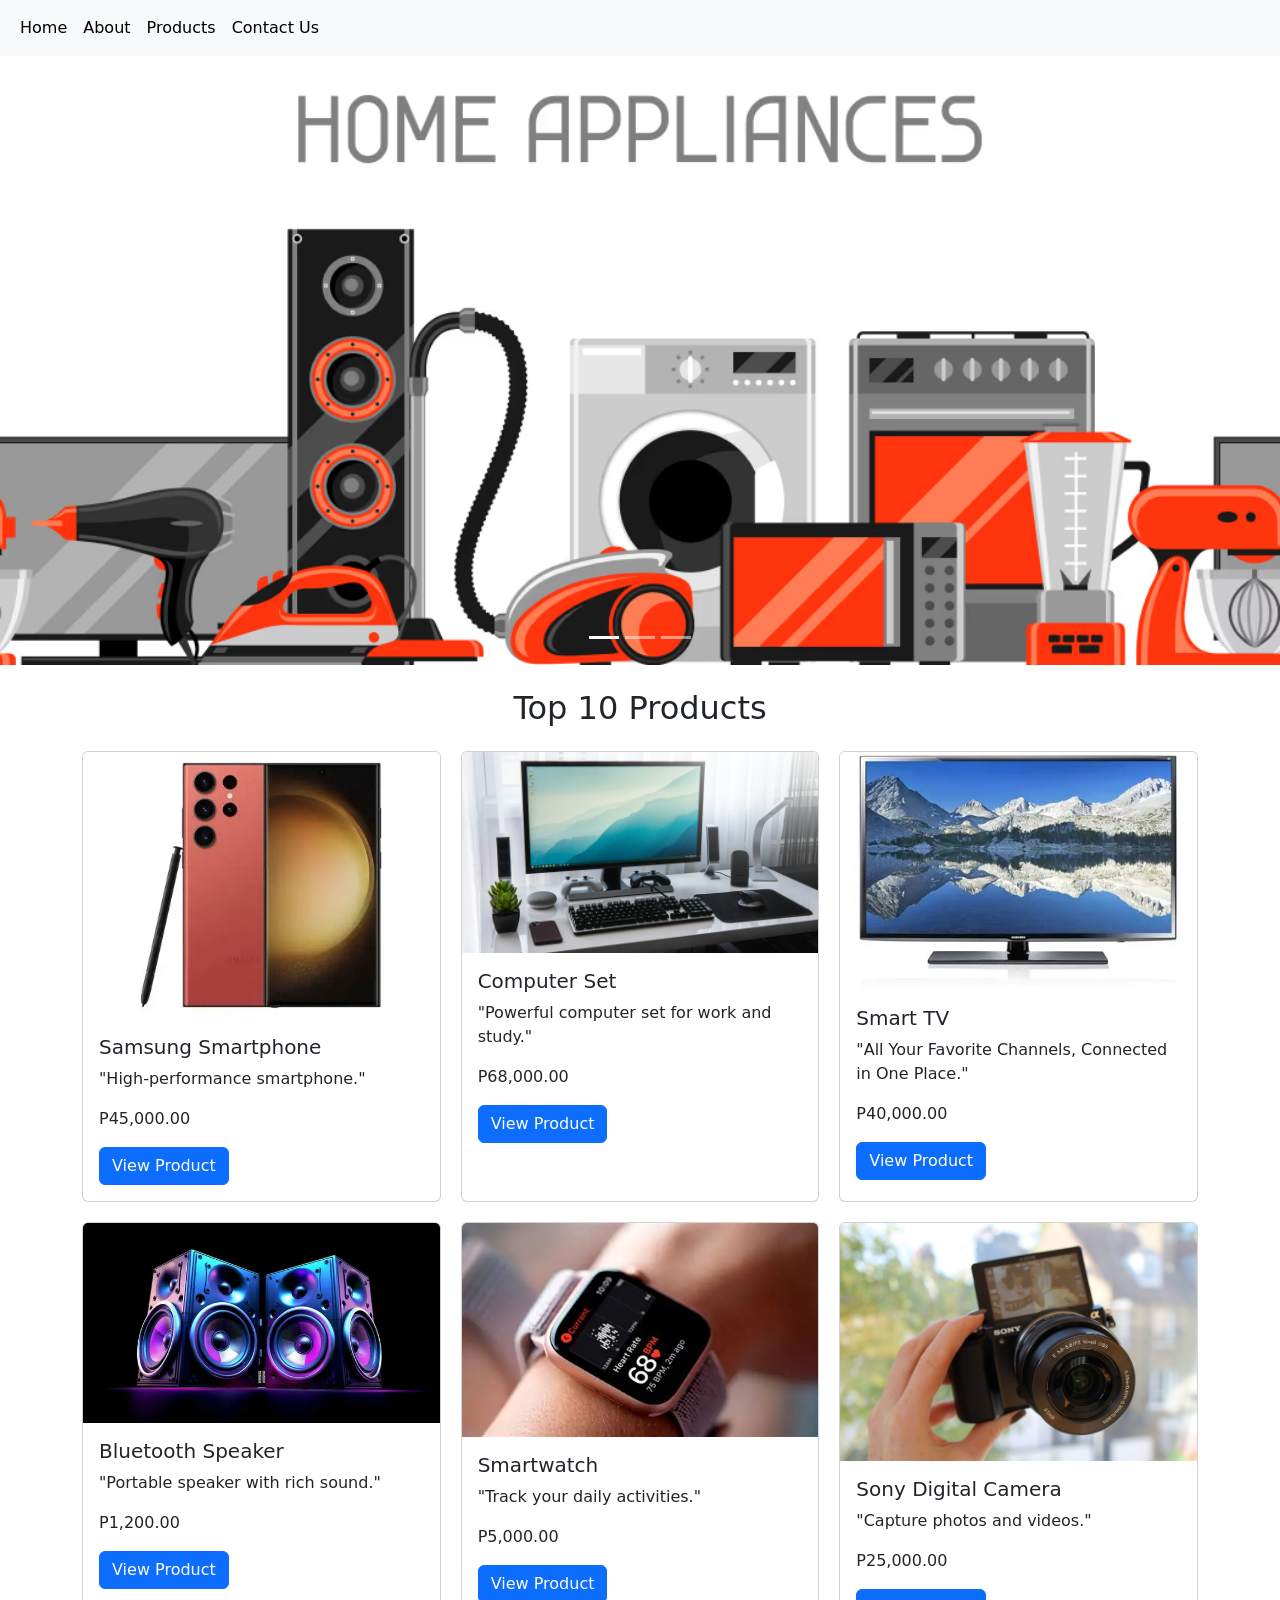
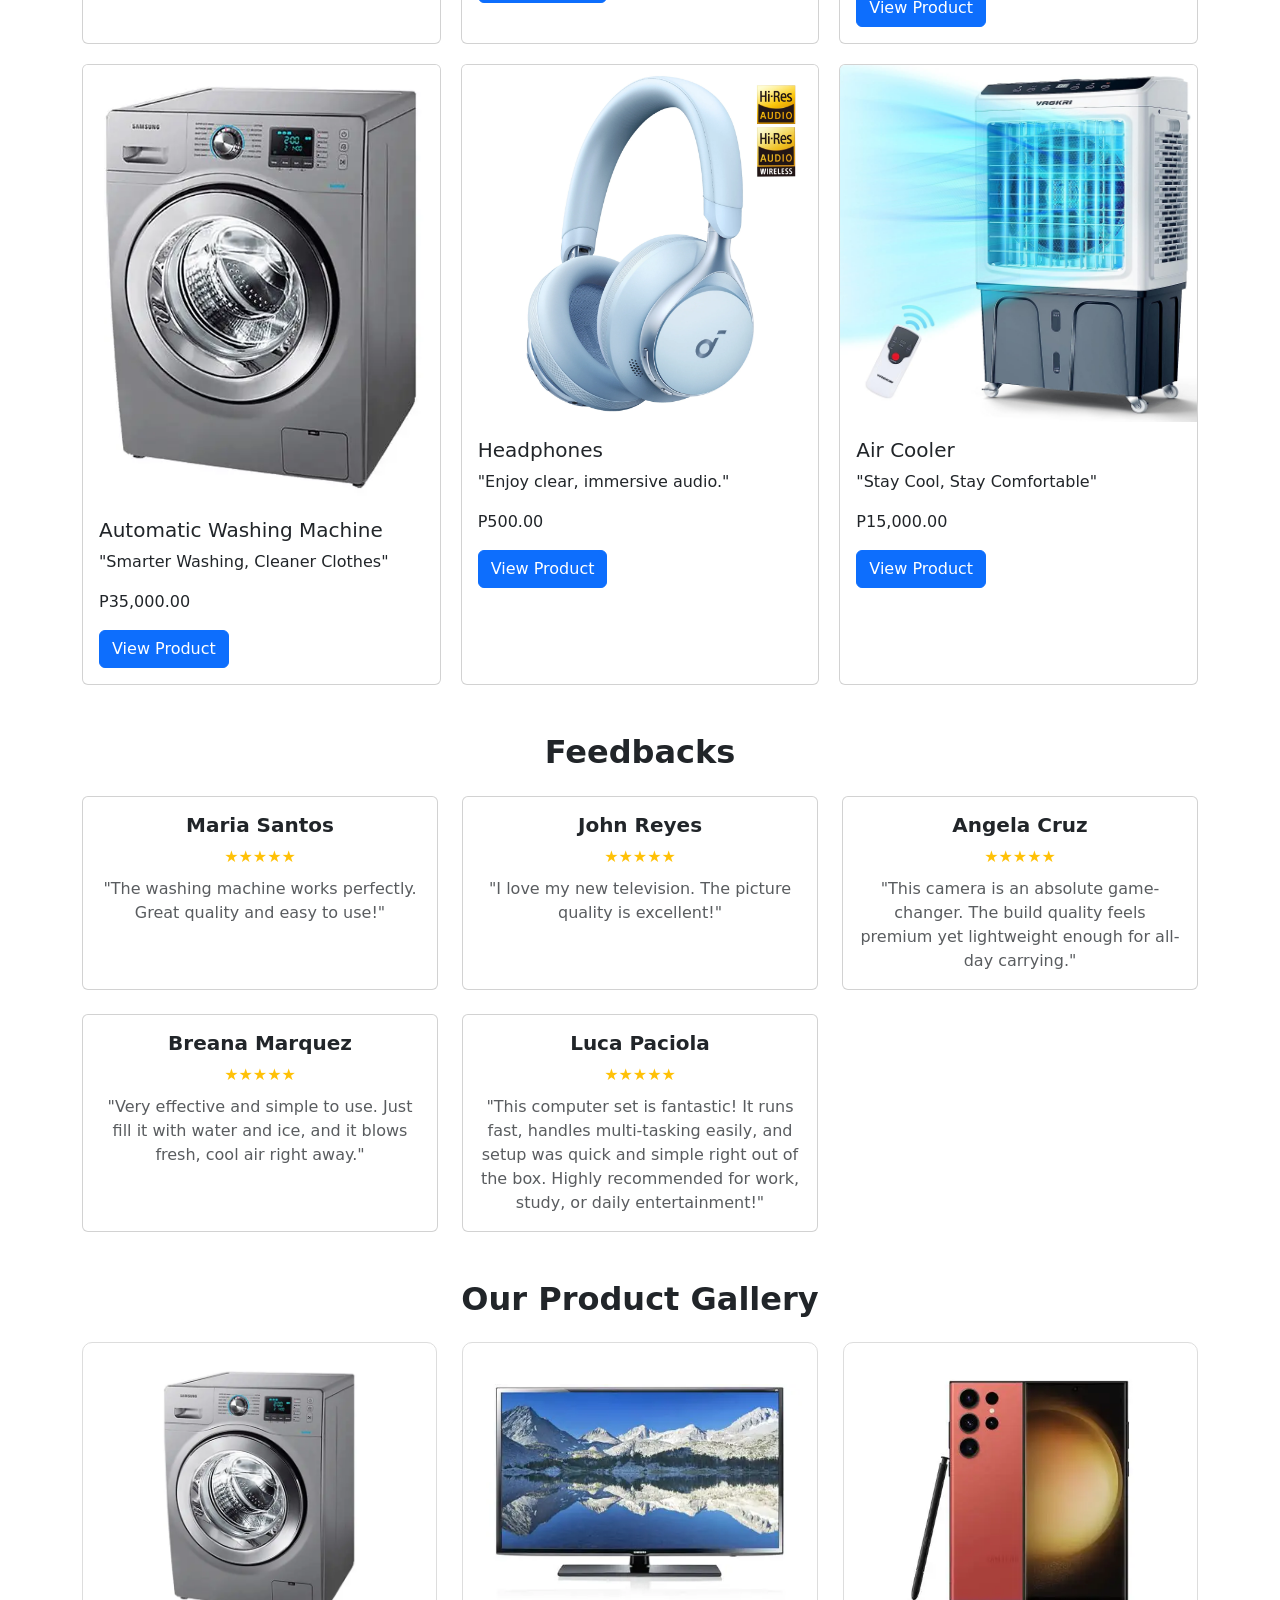
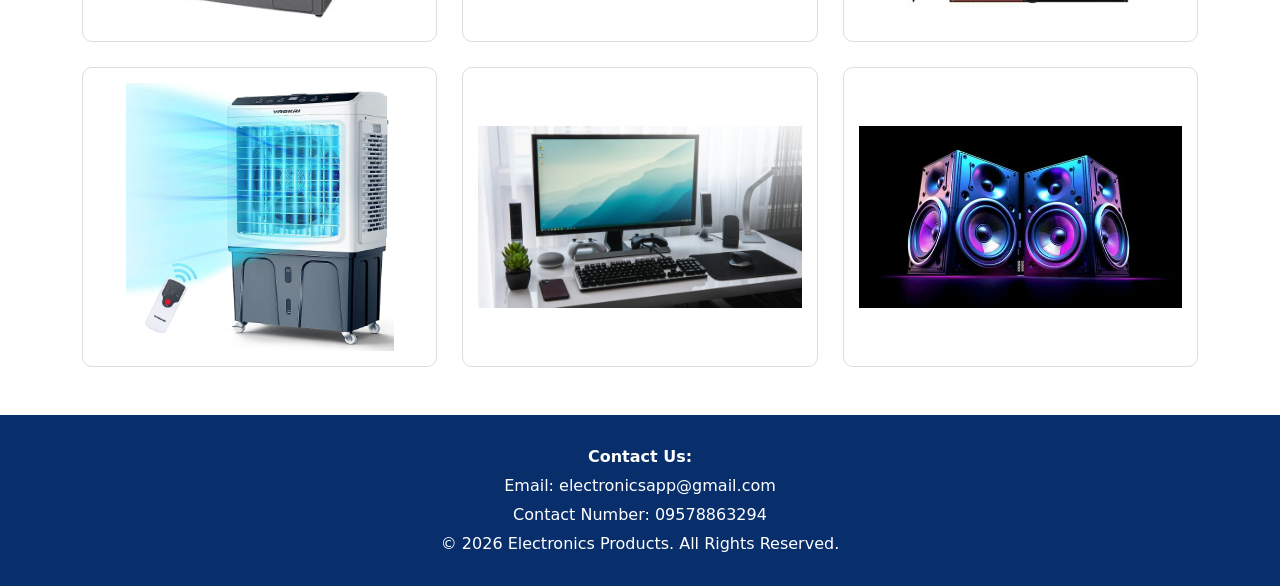
<file: index.html>
<!DOCTYPE html>
<html lang="en">
<head>
    <meta charset="UTF-8">
    <meta name="viewport" content="width=device-width, initial-scale=1.0">
    <title>Document</title>
    <link rel="stylesheet" href="CSS/style.css">
    <link href="https://cdn.jsdelivr.net/npm/bootstrap@5.3.0-alpha3/dist/css/bootstrap.min.css" rel="stylesheet" integrity="sha384-KK94CHFLLe+nY2dmCWGMq91rCGa5gtU4mk92HdvYe+M/SXH301p5ILy+dN9+nJOZ" crossorigin="anonymous">
</head>
<body>


<!-- Start of Navigation -->
<section>
    <nav class="navbar navbar-expand-lg bg-body-tertiary">
        <div class="container-fluid">

            <div class="collapse navbar-collapse" id="navbarSupportedContent">
                <ul class="navbar-nav me-auto mb-2 mb-lg-0">

                    <li class="nav-item">
                        <a class="nav-link" href="index.html">Home</a>
                    </li>

                    <li class="nav-item">
                        <a class="nav-link" href="about.html">About</a>
                    </li>

                    <li class="nav-item">
                        <a class="nav-link active"
                           aria-current="page"
                           href="products.html">Products</a>
                    </li>

                    <li class="nav-item">
                        <a class="nav-link" href="contacts.html">Contact Us</a>
                    </li>

                </ul>
            </div>

        </div>
    </nav>
</section>
<!-- End of Navigation -->

            <!-- Start of banner -->
            <section>  
            <div id="carouselExampleIndicators" class="carousel slide">
                <div class="carousel-indicators">
                    <button type="button" data-bs-target="#carouselExampleIndicators" data-bs-slide-to="0" class="active" aria-current="true" aria-label="Slide 1"></button>
                    <button type="button" data-bs-target="#carouselExampleIndicators" data-bs-slide-to="1" aria-label="Slide 2"></button>
                    <button type="button" data-bs-target="#carouselExampleIndicators" data-bs-slide-to="2" aria-label="Slide 3"></button>
                </div>
                <div class="carousel-inner">
                    <div class="carousel-item active">
                    <img src="images/Banner1.png" class="d-block w-100" alt="...">
                    </div>
                    <div class="carousel-item">
                    <img src="images/Banner2.png" class="d-block w-100" alt="...">
                    </div>
                    <div class="carousel-item">
                    <img src="images/Banner3.png" class="d-block w-100" alt="...">
                    </div>
                </div>
                <button class="carousel-control-prev" type="button" data-bs-target="#carouselExampleIndicators" data-bs-slide="prev">
                    <span class="carousel-control-prev-icon" aria-hidden="true"></span>
                    <span class="visually-hidden">Previous</span>
                </button>
                <button class="carousel-control-next" type="button" data-bs-target="#carouselExampleIndicators" data-bs-slide="next">
                    <span class="carousel-control-next-icon" aria-hidden="true"></span>
                    <span class="visually-hidden">Next</span>
                </button>
                </div>
            </section>
            <!-- End of banner -->

                            
            <section>
                <h2 class="text-center my-4">Top 10 Products</h2>

                <div class="container">
                    <div class="card">
                        <img src="images/Picture3Smartphone.png" class="card-img-top" alt="Smartphone">
                        <div class="card-body">
                            <h5 class="card-title">Samsung Smartphone</h5>
                            <p class="card-text">"High-performance smartphone."</p>
                            <p class="card-text">P45,000.00</p>
                            <a href="products.html" class="btn btn-primary">View Product</a>
                        </div>
                    </div>

                    <div class="card">
                        <img src="images/Picture5ComputerSet.png" class="card-img-top" alt="Computer Set">
                        <div class="card-body">
                            <h5 class="card-title">Computer Set</h5>
                            <p class="card-text">"Powerful computer set for work and study."</p>
                            <p>P68,000.00</p>
                            <a href="products.html" class="btn btn-primary">View Product</a>
                        </div>
                    </div>

                     <div class="card">
                        <img src="images/Picture2Electonics.png" class="card-img-top" alt="Smart TV">
                        <div class="card-body">
                            <h5 class="card-title">Smart TV</h5>
                            <p class="card-text">"All Your Favorite Channels, Connected in One Place."</p>
                            <p>P40,000.00</p>
                            <a href="products.html" class="btn btn-primary">View Product</a>
                        </div>
                    </div>
                   
                    <div class="card">
                        <img src="images/Picture6Speaker.png" class="card-img-top" alt="Speaker">
                        <div class="card-body">
                            <h5 class="card-title">Bluetooth Speaker</h5>
                            <p class="card-text">"Portable speaker with rich sound."</p>
                            <p>P1,200.00</p>
                            <a href="products.html" class="btn btn-primary">View Product</a>
                        </div>
                    </div>

                    <div class="card">
                        <img src="images/smartwatch.png" class="card-img-top" alt="Smartwatch">
                        <div class="card-body">
                            <h5 class="card-title">Smartwatch</h5>
                            <p class="card-text">"Track your daily activities."</p>
                            <p>P5,000.00</p>
                            <a href="products.html" class="btn btn-primary">View Product</a>
                        </div>
                    </div>

                    <div class="card">
                        <img src="images/Sony_Camera.png" class="card-img-top" alt="Camera">
                        <div class="card-body">
                            <h5 class="card-title">Sony Digital Camera</h5>
                            <p class="card-text">"Capture photos and videos."</p>
                            <p>P25,000.00</p>
                            <a href="products.html" class="btn btn-primary">View Product</a>
                        </div>
                    </div>
                    
                     <div class="card">
                        <img src="images/Picture1Electonics.png" class="card-img-top" alt="Automatic Washing Machine">
                        <div class="card-body">
                            <h5 class="card-title">Automatic Washing Machine</h5>
                            <p class="card-text">"Smarter Washing, Cleaner Clothes"</p>
                            <p>P35,000.00</p>
                            <a href="products.html" class="btn btn-primary">View Product</a>
                        </div>
                    </div>

                     <div class="card">
                        <img src="images/headphone.png" class="card-img-top" alt="Headphones">
                        <div class="card-body">
                            <h5 class="card-title">Headphones</h5>
                            <p class="card-text">"Enjoy clear, immersive audio."</p>
                            <p>P500.00</p>
                            <a href="products.html" class="btn btn-primary">View Product</a>
                        </div>
                    </div>

                     <div class="card">
                        <img src="images/Picture4Air Cooler.png" class="card-img-top" alt="Air Cooler">
                        <div class="card-body">
                            <h5 class="card-title">Air Cooler</h5>
                            <p class="card-text">"Stay Cool, Stay Comfortable"</p>
                            <p>P15,000.00</p>
                            <a href="products.html" class="btn btn-primary">View Product</a>
                        </div>
                    </div>

                </div>
            </section>

        <!-- Start of Testimonials -->
        <section class="container my-5 feedback-section">

            <h2 class="text-center mb-4 fw-bold">Feedbacks</h2>

            <div class="row g-4">

        
                <div class="col-md-4">
                    <div class="card h-100">
                        <div class="card-body text-center">
                            <h5 class="card-title fw-bold">
                                Maria Santos
                            </h5>
                            <p class="text-warning mb-2">★★★★★</p>
                            <p class="card-text text-muted">
                                "The washing machine works perfectly.
                                Great quality and easy to use!"
                            </p>
                        </div>
                    </div>
                </div>

                <div class="col-md-4">
                    <div class="card h-100">
                        <div class="card-body text-center">
                            <h5 class="card-title fw-bold">
                                John Reyes
                            </h5>
                            <p class="text-warning mb-2">★★★★★</p>
                            <p class="card-text text-muted">
                                "I love my new television. The picture
                                quality is excellent!"
                            </p>
                        </div>
                    </div>
                </div>

                <div class="col-md-4">
                    <div class="card h-100">
                        <div class="card-body text-center">
                            <h5 class="card-title fw-bold">
                                Angela Cruz
                            </h5>
                            <p class="text-warning mb-2">★★★★★</p>
                            <p class="card-text text-muted">
                                "This camera is an absolute game-changer. 
                                The build quality feels premium yet lightweight enough for all-day carrying."</p>
                        </div>
                    </div>
                </div>

                <div class="col-md-4">
                    <div class="card h-100">
                        <div class="card-body text-center">
                            <h5 class="card-title fw-bold">
                                Breana Marquez
                            </h5>
                            <p class="text-warning mb-2">★★★★★</p>
                            <p class="card-text text-muted">
                                "Very effective and simple to use. 
                                Just fill it with water and ice, and it blows fresh, cool air right away."
                            </p>
                        </div>
                    </div>
                </div>

                <div class="col-md-4">
                    <div class="card h-100">
                        <div class="card-body text-center">
                            <h5 class="card-title fw-bold"> Luca Paciola</h5>
                            <p class="text-warning mb-2">★★★★★</p>
                            <p class="card-text text-muted">
                                "This computer set is fantastic! It runs fast, handles multi-tasking easily, and setup was quick and simple right out of the box. 
                                Highly recommended for work, study, or daily entertainment!"
                            </p>
                        </div>
                    </div>
                </div>

            </div>
        </section>
        <!-- End of Testimonials -->

        <!-- Start of Gallery -->
        <section class="container my-5 product-gallery">

            <h2 class="text-center mb-4 fw-bold">
                Our Product Gallery
            </h2>

            <div class="gallery-grid">

                <div class="gallery-item">
                    <img src="images/Picture1Electonics.png"
                        alt="Automatic Washing Machine">
                </div>

                <div class="gallery-item">
                    <img src="images/Picture2Electonics.png"
                        alt="Smart Television">
                </div>

                <div class="gallery-item">
                    <img src="images/Picture3Smartphone.png"
                        alt="Smartphone">
                </div>

                <div class="gallery-item">
                    <img src="images/Picture4Air Cooler.png"
                        alt="Air Cooler">
                </div>

                <div class="gallery-item">
                    <img src="images/Picture5ComputerSet.png"
                        alt="Computer Set">
                </div>

                <div class="gallery-item">
                    <img src="images/Picture6Speaker.png"
                        alt="Speaker">
                </div>

            </div>
        </section>
        <!-- End of Gallery -->

  
<!-- Start of Footer -->
<footer>
    <div class="p">

        <p><strong>Contact Us:</strong></p>
        <p>Email: electronicsapp@gmail.com</p>
        <p>Contact Number: 09578863294</p>

        <p>
            &copy; 2026 Electronics Products.
            All Rights Reserved.
        </p>

    </div>
</footer>
<!-- End of Footer -->

        <script src="https://cdn.jsdelivr.net/npm/bootstrap@5.3.0-alpha3/dist/js/bootstrap.bundle.min.js" integrity="sha384-ENjdO4Dr2bkBIFxQpeoTz1HIcje39Wm4jDKdf19U8gI4ddQ3GYNS7NTKfAdVQSZe" crossorigin="anonymous"></script>
    </body>
</html>
</file>
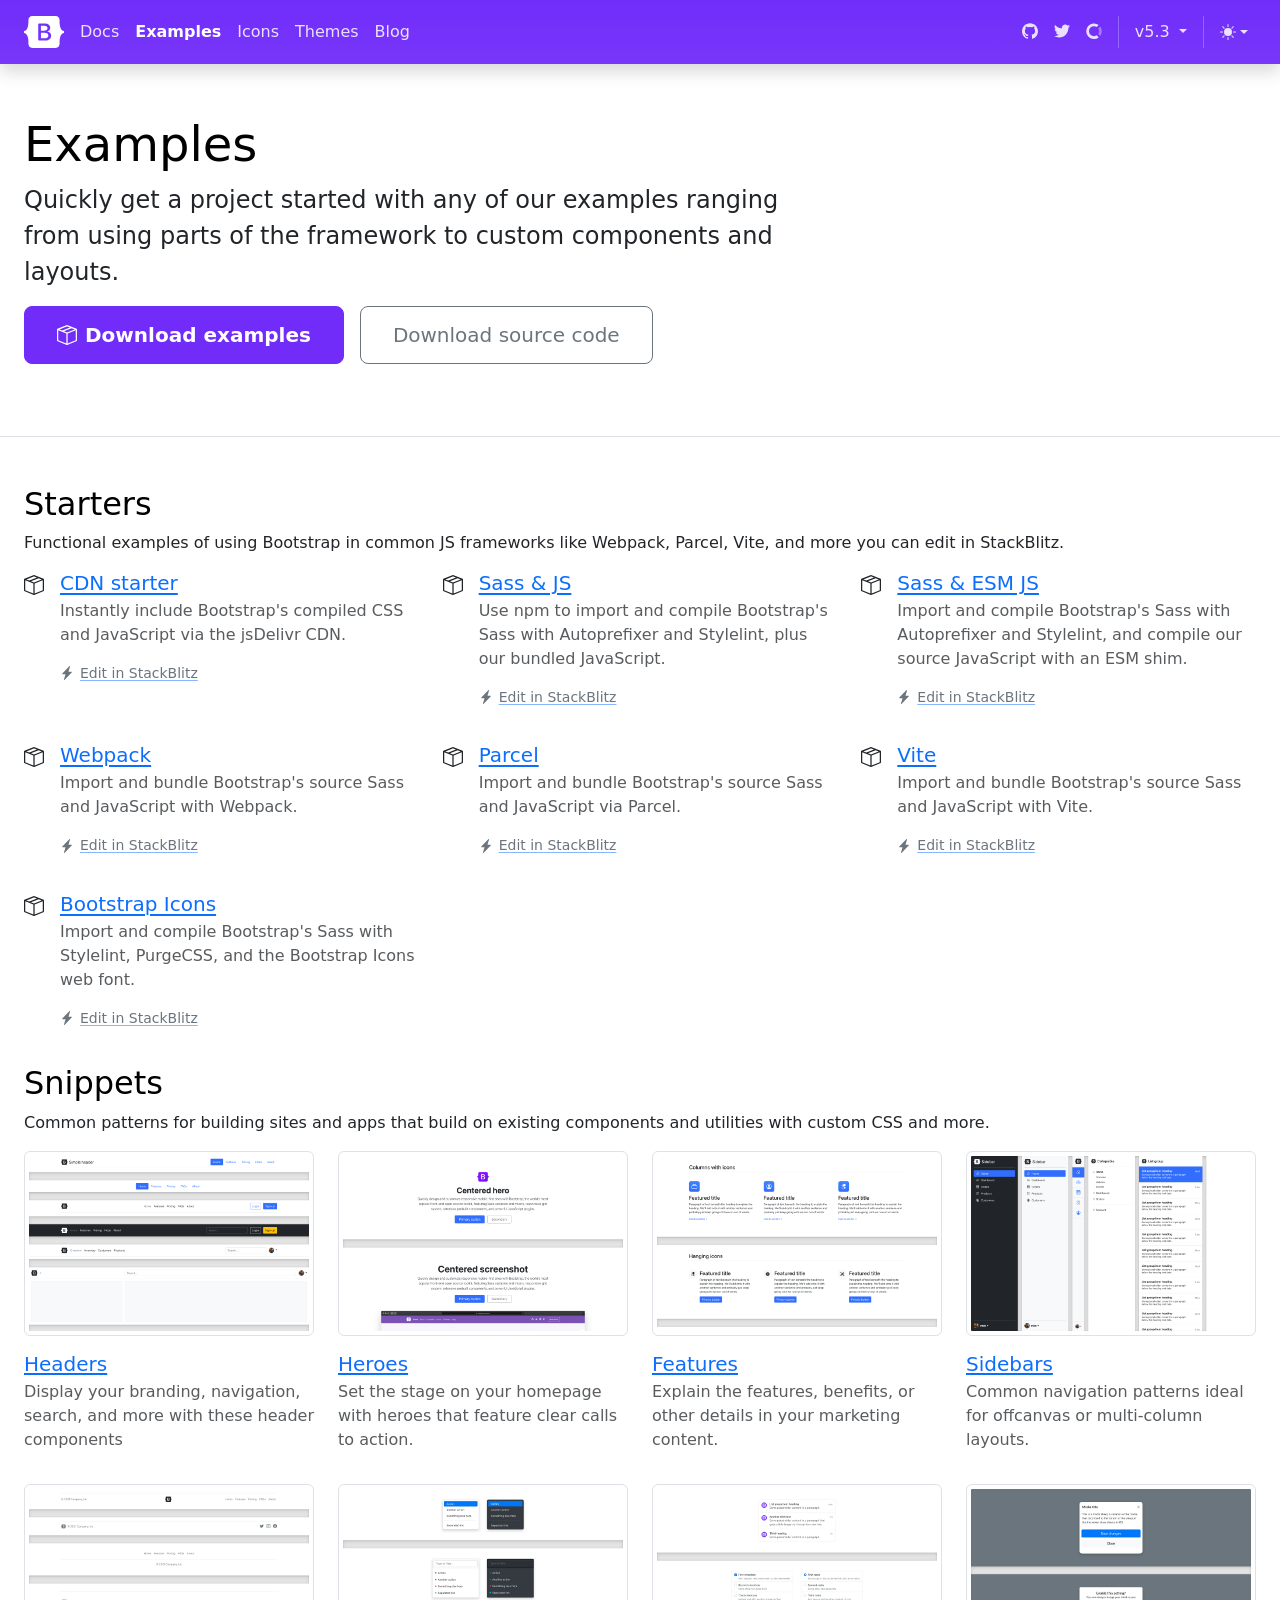
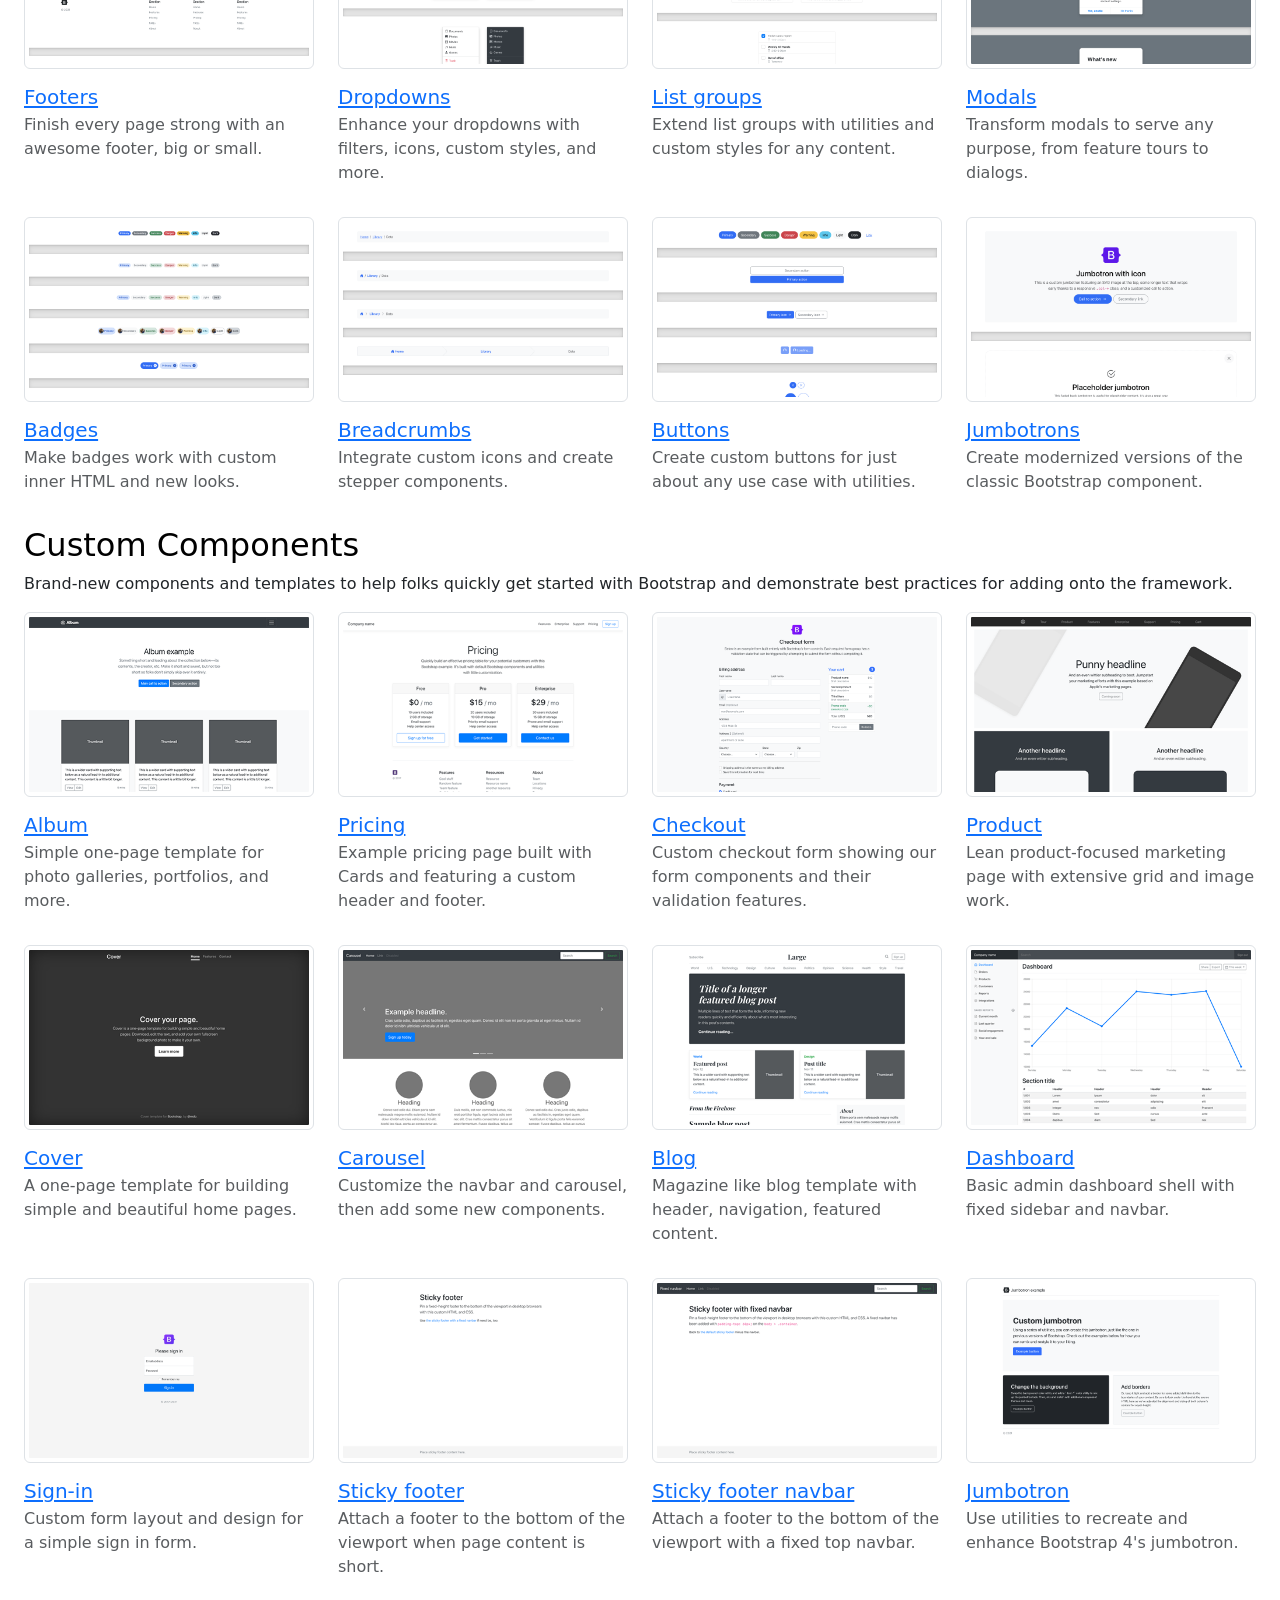
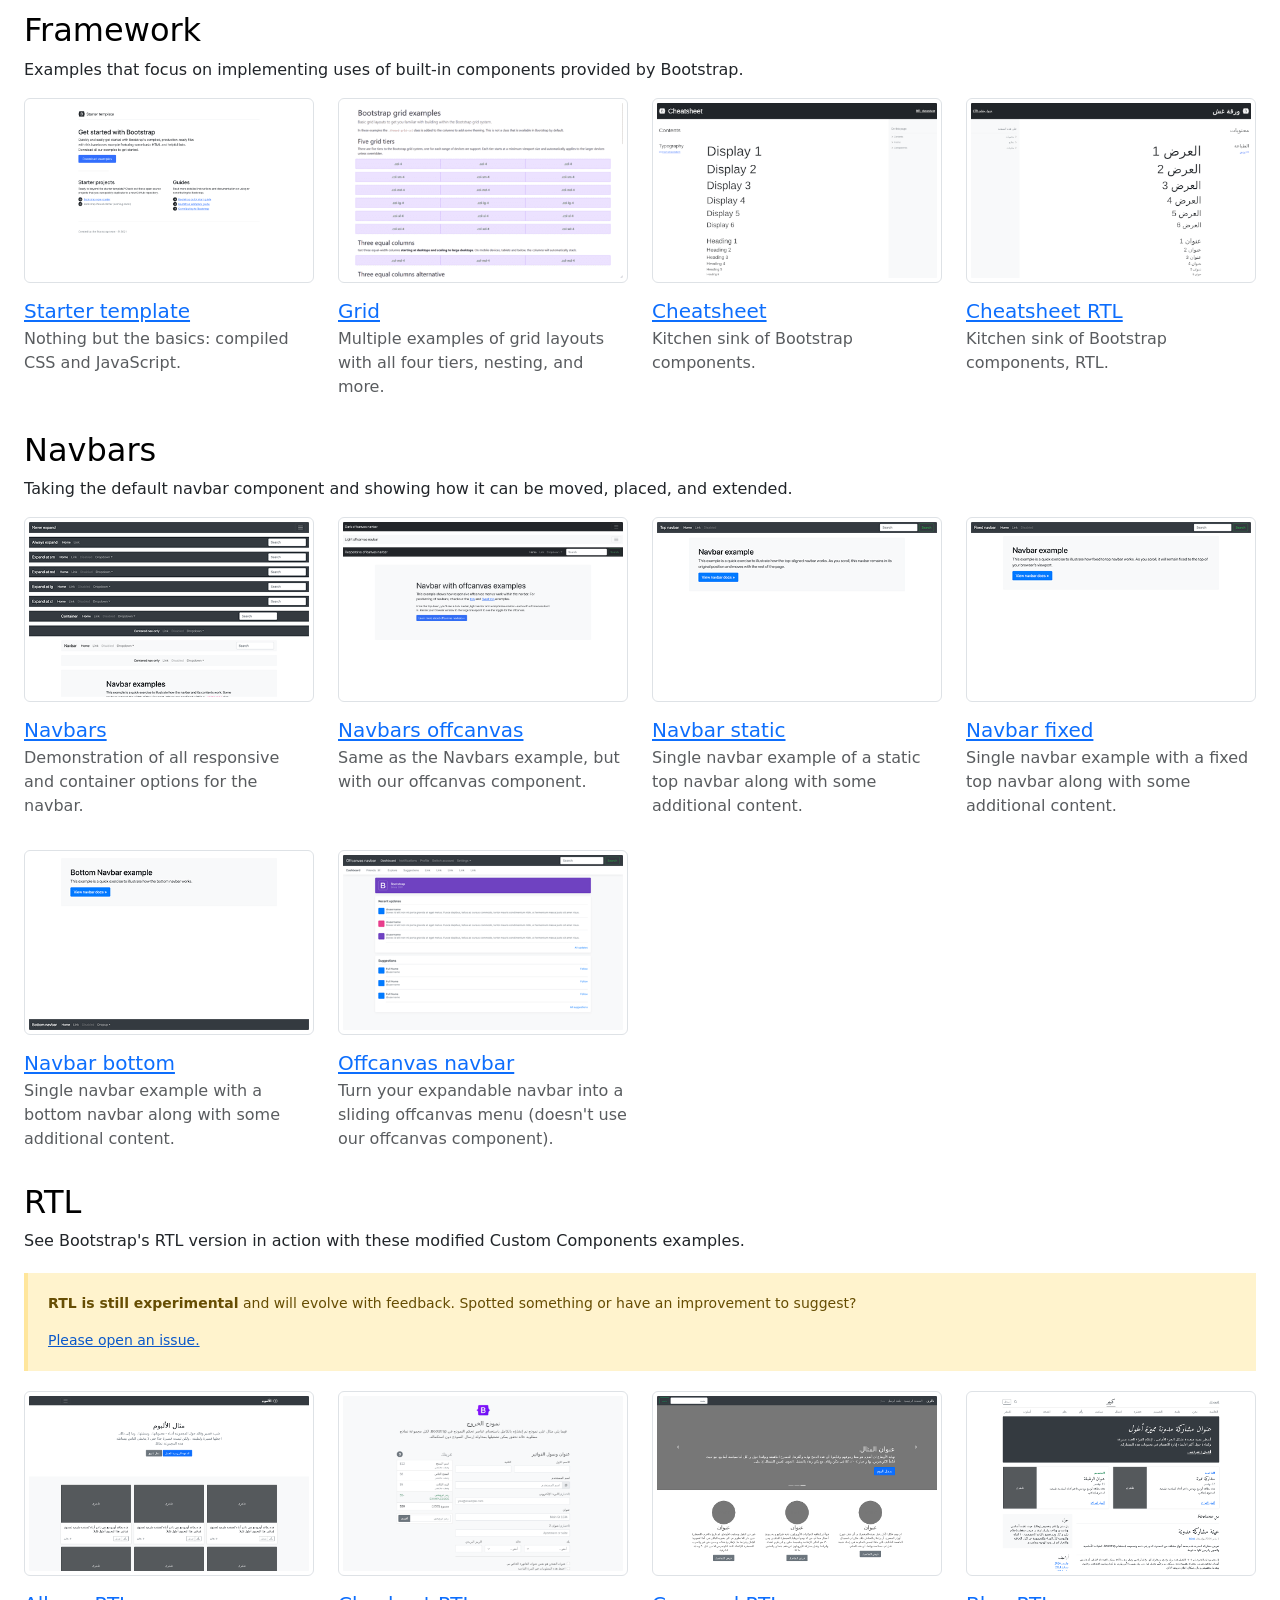
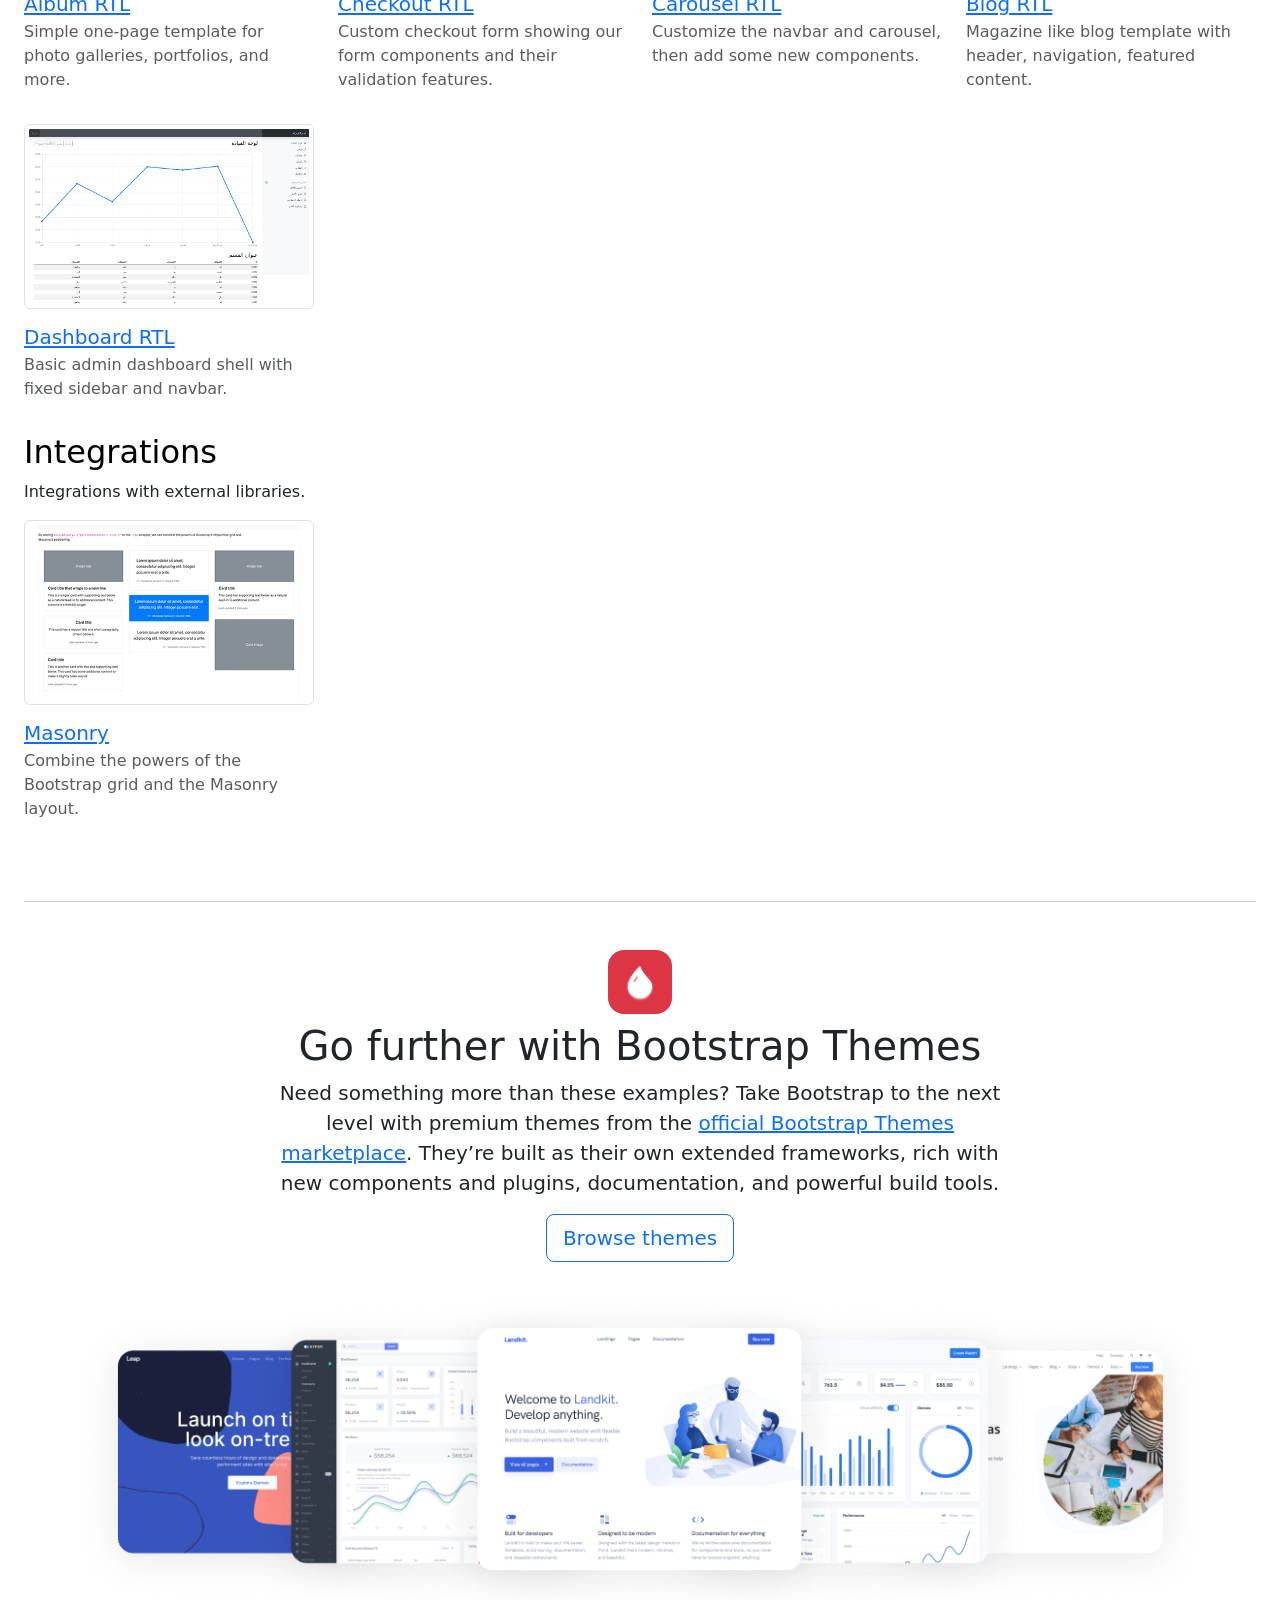
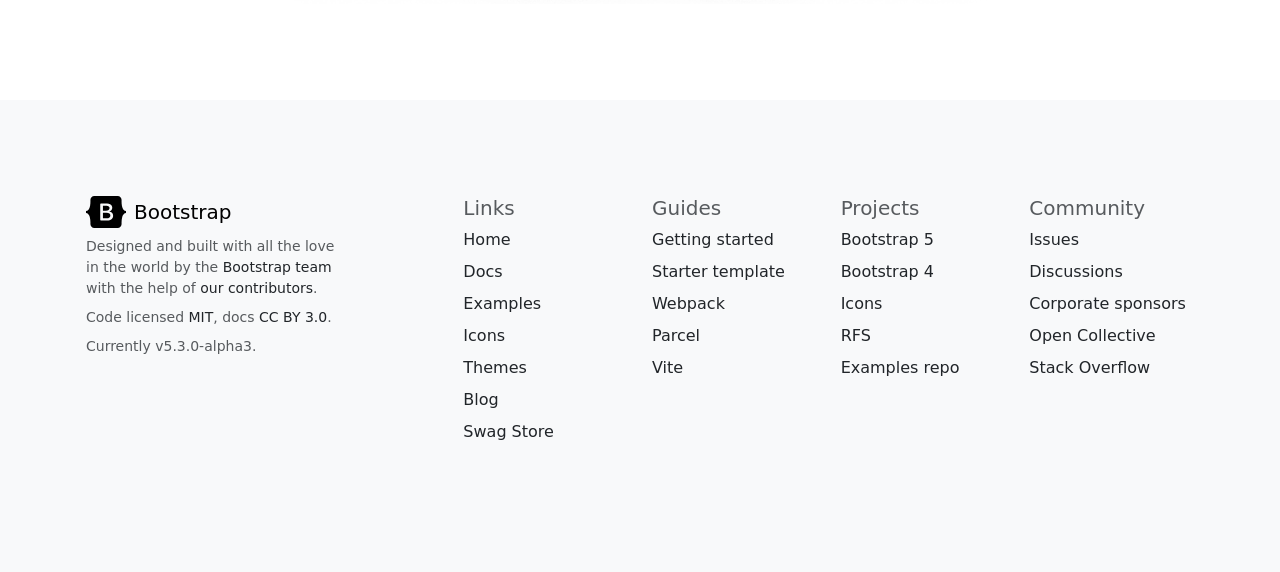
<file: bootstrap-offline-docs-5.3/examples/index.html>
<!DOCTYPE html>
<html lang="en" data-bs-theme="auto">
  <!-- Mirrored from getbootstrap.com/docs/5.3/examples/ by HTTrack Website Copier/3.x [XR&CO'2014], Mon, 15 May 2023 13:31:13 GMT -->
  <!-- Added by HTTrack --><meta
    http-equiv="content-type"
    content="text/html;charset=utf-8"
  /><!-- /Added by HTTrack -->
  <head>
    <meta charset="utf-8" />
    <meta name="viewport" content="width=device-width, initial-scale=1" />
    <meta
      name="description"
      content="Quickly get a project started with any of our examples ranging from using parts of the framework to custom components and layouts."
    />
    <meta
      name="author"
      content="Mark Otto, Jacob Thornton, and Bootstrap contributors"
    />
    <meta name="generator" content="Hugo 0.111.3" />

    <meta name="docsearch:language" content="en" />
    <meta name="docsearch:version" content="5.3" />

    <title>Examples · Bootstrap v5.3</title>

    <link rel="canonical" href="index.html" />

    <script src="../assets/js/color-modes.js"></script>

    <link href="../dist/css/bootstrap.min.css" rel="stylesheet" />
    <link href="../assets/css/docs.css" rel="stylesheet" />

    <!-- Favicons -->
    <link
      rel="apple-touch-icon"
      href="../assets/img/favicons/apple-touch-icon.png"
      sizes="180x180"
    />
    <link
      rel="icon"
      href="../assets/img/favicons/favicon-32x32.png"
      sizes="32x32"
      type="image/png"
    />
    <link
      rel="icon"
      href="../assets/img/favicons/favicon-16x16.png"
      sizes="16x16"
      type="image/png"
    />
    <link rel="manifest" href="../assets/img/favicons/manifest.json" />
    <link
      rel="mask-icon"
      href="../assets/img/favicons/safari-pinned-tab.svg"
      color="#712cf9"
    />
    <link rel="icon" href="../assets/img/favicons/favicon.ico" />
    <meta name="theme-color" content="#712cf9" />

    <meta name="twitter:card" content="summary_large_image" />
    <meta name="twitter:site" content="@getbootstrap" />
    <meta name="twitter:creator" content="@getbootstrap" />
    <meta name="twitter:title" content="Examples" />
    <meta
      name="twitter:description"
      content="Quickly get a project started with any of our examples ranging from using parts of the framework to custom components and layouts."
    />
    <meta
      name="twitter:image"
      content="https://getbootstrap.com/docs/5.3/assets/brand/bootstrap-social.png"
    />

    <meta
      property="og:url"
      content="https://getbootstrap.com/docs/5.3/examples/"
    />
    <meta property="og:title" content="Examples" />
    <meta
      property="og:description"
      content="Quickly get a project started with any of our examples ranging from using parts of the framework to custom components and layouts."
    />
    <meta property="og:type" content="website" />
    <meta
      property="og:image"
      content="https://getbootstrap.com/docs/5.3/assets/brand/bootstrap-social.png"
    />
    <meta property="og:image:type" content="image/png" />
    <meta property="og:image:width" content="2000" />
    <meta property="og:image:height" content="1000" />
  </head>
  <body>
    <div class="skippy visually-hidden-focusable overflow-hidden">
      <div class="container-xl">
        <a class="d-inline-flex p-2 m-1" href="#content"
          >Skip to main content</a
        >
      </div>
    </div>

    <svg xmlns="http://www.w3.org/2000/svg" style="display: none">
      <symbol id="arrow-right" viewBox="0 0 16 16">
        <path
          fill-rule="evenodd"
          d="M1 8a.5.5 0 0 1 .5-.5h11.793l-3.147-3.146a.5.5 0 0 1 .708-.708l4 4a.5.5 0 0 1 0 .708l-4 4a.5.5 0 0 1-.708-.708L13.293 8.5H1.5A.5.5 0 0 1 1 8z"
        />
      </symbol>
      <symbol id="book-half" viewBox="0 0 16 16">
        <path
          d="M8.5 2.687c.654-.689 1.782-.886 3.112-.752 1.234.124 2.503.523 3.388.893v9.923c-.918-.35-2.107-.692-3.287-.81-1.094-.111-2.278-.039-3.213.492V2.687zM8 1.783C7.015.936 5.587.81 4.287.94c-1.514.153-3.042.672-3.994 1.105A.5.5 0 0 0 0 2.5v11a.5.5 0 0 0 .707.455c.882-.4 2.303-.881 3.68-1.02 1.409-.142 2.59.087 3.223.877a.5.5 0 0 0 .78 0c.633-.79 1.814-1.019 3.222-.877 1.378.139 2.8.62 3.681 1.02A.5.5 0 0 0 16 13.5v-11a.5.5 0 0 0-.293-.455c-.952-.433-2.48-.952-3.994-1.105C10.413.809 8.985.936 8 1.783z"
        />
      </symbol>
      <symbol id="box-seam" viewBox="0 0 16 16">
        <path
          d="M8.186 1.113a.5.5 0 0 0-.372 0L1.846 3.5l2.404.961L10.404 2l-2.218-.887zm3.564 1.426L5.596 5 8 5.961 14.154 3.5l-2.404-.961zm3.25 1.7-6.5 2.6v7.922l6.5-2.6V4.24zM7.5 14.762V6.838L1 4.239v7.923l6.5 2.6zM7.443.184a1.5 1.5 0 0 1 1.114 0l7.129 2.852A.5.5 0 0 1 16 3.5v8.662a1 1 0 0 1-.629.928l-7.185 2.874a.5.5 0 0 1-.372 0L.63 13.09a1 1 0 0 1-.63-.928V3.5a.5.5 0 0 1 .314-.464L7.443.184z"
        />
      </symbol>
      <symbol id="braces" viewBox="0 0 16 16">
        <path
          d="M2.114 8.063V7.9c1.005-.102 1.497-.615 1.497-1.6V4.503c0-1.094.39-1.538 1.354-1.538h.273V2h-.376C3.25 2 2.49 2.759 2.49 4.352v1.524c0 1.094-.376 1.456-1.49 1.456v1.299c1.114 0 1.49.362 1.49 1.456v1.524c0 1.593.759 2.352 2.372 2.352h.376v-.964h-.273c-.964 0-1.354-.444-1.354-1.538V9.663c0-.984-.492-1.497-1.497-1.6zM13.886 7.9v.163c-1.005.103-1.497.616-1.497 1.6v1.798c0 1.094-.39 1.538-1.354 1.538h-.273v.964h.376c1.613 0 2.372-.759 2.372-2.352v-1.524c0-1.094.376-1.456 1.49-1.456V7.332c-1.114 0-1.49-.362-1.49-1.456V4.352C13.51 2.759 12.75 2 11.138 2h-.376v.964h.273c.964 0 1.354.444 1.354 1.538V6.3c0 .984.492 1.497 1.497 1.6z"
        />
      </symbol>
      <symbol id="braces-asterisk" viewBox="0 0 16 16">
        <path
          fill-rule="evenodd"
          d="M1.114 8.063V7.9c1.005-.102 1.497-.615 1.497-1.6V4.503c0-1.094.39-1.538 1.354-1.538h.273V2h-.376C2.25 2 1.49 2.759 1.49 4.352v1.524c0 1.094-.376 1.456-1.49 1.456v1.299c1.114 0 1.49.362 1.49 1.456v1.524c0 1.593.759 2.352 2.372 2.352h.376v-.964h-.273c-.964 0-1.354-.444-1.354-1.538V9.663c0-.984-.492-1.497-1.497-1.6ZM14.886 7.9v.164c-1.005.103-1.497.616-1.497 1.6v1.798c0 1.094-.39 1.538-1.354 1.538h-.273v.964h.376c1.613 0 2.372-.759 2.372-2.352v-1.524c0-1.094.376-1.456 1.49-1.456v-1.3c-1.114 0-1.49-.362-1.49-1.456V4.352C14.51 2.759 13.75 2 12.138 2h-.376v.964h.273c.964 0 1.354.444 1.354 1.538V6.3c0 .984.492 1.497 1.497 1.6ZM7.5 11.5V9.207l-1.621 1.621-.707-.707L6.792 8.5H4.5v-1h2.293L5.172 5.879l.707-.707L7.5 6.792V4.5h1v2.293l1.621-1.621.707.707L9.208 7.5H11.5v1H9.207l1.621 1.621-.707.707L8.5 9.208V11.5h-1Z"
        />
      </symbol>
      <symbol id="check2" viewBox="0 0 16 16">
        <path
          d="M13.854 3.646a.5.5 0 0 1 0 .708l-7 7a.5.5 0 0 1-.708 0l-3.5-3.5a.5.5 0 1 1 .708-.708L6.5 10.293l6.646-6.647a.5.5 0 0 1 .708 0z"
        />
      </symbol>
      <symbol id="chevron-expand" viewBox="0 0 16 16">
        <path
          fill-rule="evenodd"
          d="M3.646 9.146a.5.5 0 0 1 .708 0L8 12.793l3.646-3.647a.5.5 0 0 1 .708.708l-4 4a.5.5 0 0 1-.708 0l-4-4a.5.5 0 0 1 0-.708zm0-2.292a.5.5 0 0 0 .708 0L8 3.207l3.646 3.647a.5.5 0 0 0 .708-.708l-4-4a.5.5 0 0 0-.708 0l-4 4a.5.5 0 0 0 0 .708z"
        />
      </symbol>
      <symbol id="circle-half" viewBox="0 0 16 16">
        <path d="M8 15A7 7 0 1 0 8 1v14zm0 1A8 8 0 1 1 8 0a8 8 0 0 1 0 16z" />
      </symbol>
      <symbol id="clipboard" viewBox="0 0 16 16">
        <path
          d="M4 1.5H3a2 2 0 0 0-2 2V14a2 2 0 0 0 2 2h10a2 2 0 0 0 2-2V3.5a2 2 0 0 0-2-2h-1v1h1a1 1 0 0 1 1 1V14a1 1 0 0 1-1 1H3a1 1 0 0 1-1-1V3.5a1 1 0 0 1 1-1h1v-1z"
        />
        <path
          d="M9.5 1a.5.5 0 0 1 .5.5v1a.5.5 0 0 1-.5.5h-3a.5.5 0 0 1-.5-.5v-1a.5.5 0 0 1 .5-.5h3zm-3-1A1.5 1.5 0 0 0 5 1.5v1A1.5 1.5 0 0 0 6.5 4h3A1.5 1.5 0 0 0 11 2.5v-1A1.5 1.5 0 0 0 9.5 0h-3z"
        />
      </symbol>
      <symbol id="code" viewBox="0 0 16 16">
        <path
          d="M5.854 4.854a.5.5 0 1 0-.708-.708l-3.5 3.5a.5.5 0 0 0 0 .708l3.5 3.5a.5.5 0 0 0 .708-.708L2.707 8l3.147-3.146zm4.292 0a.5.5 0 0 1 .708-.708l3.5 3.5a.5.5 0 0 1 0 .708l-3.5 3.5a.5.5 0 0 1-.708-.708L13.293 8l-3.147-3.146z"
        />
      </symbol>
      <symbol id="file-earmark-richtext" viewBox="0 0 16 16">
        <path
          d="M14 4.5V14a2 2 0 0 1-2 2H4a2 2 0 0 1-2-2V2a2 2 0 0 1 2-2h5.5L14 4.5zm-3 0A1.5 1.5 0 0 1 9.5 3V1H4a1 1 0 0 0-1 1v12a1 1 0 0 0 1 1h8a1 1 0 0 0 1-1V4.5h-2z"
        />
        <path
          d="M4.5 12.5A.5.5 0 0 1 5 12h3a.5.5 0 0 1 0 1H5a.5.5 0 0 1-.5-.5zm0-2A.5.5 0 0 1 5 10h6a.5.5 0 0 1 0 1H5a.5.5 0 0 1-.5-.5zm1.639-3.708 1.33.886 1.854-1.855a.25.25 0 0 1 .289-.047l1.888.974V8.5a.5.5 0 0 1-.5.5H5a.5.5 0 0 1-.5-.5V8s1.54-1.274 1.639-1.208zM6.25 6a.75.75 0 1 0 0-1.5.75.75 0 0 0 0 1.5z"
        />
      </symbol>
      <symbol id="globe2" viewBox="0 0 16 16">
        <path
          d="M0 8a8 8 0 1 1 16 0A8 8 0 0 1 0 8zm7.5-6.923c-.67.204-1.335.82-1.887 1.855-.143.268-.276.56-.395.872.705.157 1.472.257 2.282.287V1.077zM4.249 3.539c.142-.384.304-.744.481-1.078a6.7 6.7 0 0 1 .597-.933A7.01 7.01 0 0 0 3.051 3.05c.362.184.763.349 1.198.49zM3.509 7.5c.036-1.07.188-2.087.436-3.008a9.124 9.124 0 0 1-1.565-.667A6.964 6.964 0 0 0 1.018 7.5h2.49zm1.4-2.741a12.344 12.344 0 0 0-.4 2.741H7.5V5.091c-.91-.03-1.783-.145-2.591-.332zM8.5 5.09V7.5h2.99a12.342 12.342 0 0 0-.399-2.741c-.808.187-1.681.301-2.591.332zM4.51 8.5c.035.987.176 1.914.399 2.741A13.612 13.612 0 0 1 7.5 10.91V8.5H4.51zm3.99 0v2.409c.91.03 1.783.145 2.591.332.223-.827.364-1.754.4-2.741H8.5zm-3.282 3.696c.12.312.252.604.395.872.552 1.035 1.218 1.65 1.887 1.855V11.91c-.81.03-1.577.13-2.282.287zm.11 2.276a6.696 6.696 0 0 1-.598-.933 8.853 8.853 0 0 1-.481-1.079 8.38 8.38 0 0 0-1.198.49 7.01 7.01 0 0 0 2.276 1.522zm-1.383-2.964A13.36 13.36 0 0 1 3.508 8.5h-2.49a6.963 6.963 0 0 0 1.362 3.675c.47-.258.995-.482 1.565-.667zm6.728 2.964a7.009 7.009 0 0 0 2.275-1.521 8.376 8.376 0 0 0-1.197-.49 8.853 8.853 0 0 1-.481 1.078 6.688 6.688 0 0 1-.597.933zM8.5 11.909v3.014c.67-.204 1.335-.82 1.887-1.855.143-.268.276-.56.395-.872A12.63 12.63 0 0 0 8.5 11.91zm3.555-.401c.57.185 1.095.409 1.565.667A6.963 6.963 0 0 0 14.982 8.5h-2.49a13.36 13.36 0 0 1-.437 3.008zM14.982 7.5a6.963 6.963 0 0 0-1.362-3.675c-.47.258-.995.482-1.565.667.248.92.4 1.938.437 3.008h2.49zM11.27 2.461c.177.334.339.694.482 1.078a8.368 8.368 0 0 0 1.196-.49 7.01 7.01 0 0 0-2.275-1.52c.218.283.418.597.597.932zm-.488 1.343a7.765 7.765 0 0 0-.395-.872C9.835 1.897 9.17 1.282 8.5 1.077V4.09c.81-.03 1.577-.13 2.282-.287z"
        />
      </symbol>
      <symbol id="grid-fill" viewBox="0 0 16 16">
        <path
          d="M1 2.5A1.5 1.5 0 0 1 2.5 1h3A1.5 1.5 0 0 1 7 2.5v3A1.5 1.5 0 0 1 5.5 7h-3A1.5 1.5 0 0 1 1 5.5v-3zm8 0A1.5 1.5 0 0 1 10.5 1h3A1.5 1.5 0 0 1 15 2.5v3A1.5 1.5 0 0 1 13.5 7h-3A1.5 1.5 0 0 1 9 5.5v-3zm-8 8A1.5 1.5 0 0 1 2.5 9h3A1.5 1.5 0 0 1 7 10.5v3A1.5 1.5 0 0 1 5.5 15h-3A1.5 1.5 0 0 1 1 13.5v-3zm8 0A1.5 1.5 0 0 1 10.5 9h3a1.5 1.5 0 0 1 1.5 1.5v3a1.5 1.5 0 0 1-1.5 1.5h-3A1.5 1.5 0 0 1 9 13.5v-3z"
        />
      </symbol>
      <symbol id="lightning-charge-fill" viewBox="0 0 16 16">
        <path
          d="M11.251.068a.5.5 0 0 1 .227.58L9.677 6.5H13a.5.5 0 0 1 .364.843l-8 8.5a.5.5 0 0 1-.842-.49L6.323 9.5H3a.5.5 0 0 1-.364-.843l8-8.5a.5.5 0 0 1 .615-.09z"
        />
      </symbol>
      <symbol id="list" viewBox="0 0 16 16">
        <path
          fill-rule="evenodd"
          d="M2.5 12a.5.5 0 0 1 .5-.5h10a.5.5 0 0 1 0 1H3a.5.5 0 0 1-.5-.5zm0-4a.5.5 0 0 1 .5-.5h10a.5.5 0 0 1 0 1H3a.5.5 0 0 1-.5-.5zm0-4a.5.5 0 0 1 .5-.5h10a.5.5 0 0 1 0 1H3a.5.5 0 0 1-.5-.5z"
        />
      </symbol>
      <symbol id="magic" viewBox="0 0 16 16">
        <path
          d="M9.5 2.672a.5.5 0 1 0 1 0V.843a.5.5 0 0 0-1 0v1.829Zm4.5.035A.5.5 0 0 0 13.293 2L12 3.293a.5.5 0 1 0 .707.707L14 2.707ZM7.293 4A.5.5 0 1 0 8 3.293L6.707 2A.5.5 0 0 0 6 2.707L7.293 4Zm-.621 2.5a.5.5 0 1 0 0-1H4.843a.5.5 0 1 0 0 1h1.829Zm8.485 0a.5.5 0 1 0 0-1h-1.829a.5.5 0 0 0 0 1h1.829ZM13.293 10A.5.5 0 1 0 14 9.293L12.707 8a.5.5 0 1 0-.707.707L13.293 10ZM9.5 11.157a.5.5 0 0 0 1 0V9.328a.5.5 0 0 0-1 0v1.829Zm1.854-5.097a.5.5 0 0 0 0-.706l-.708-.708a.5.5 0 0 0-.707 0L8.646 5.94a.5.5 0 0 0 0 .707l.708.708a.5.5 0 0 0 .707 0l1.293-1.293Zm-3 3a.5.5 0 0 0 0-.706l-.708-.708a.5.5 0 0 0-.707 0L.646 13.94a.5.5 0 0 0 0 .707l.708.708a.5.5 0 0 0 .707 0L8.354 9.06Z"
        />
      </symbol>
      <symbol id="menu-button-wide-fill" viewBox="0 0 16 16">
        <path
          d="M1.5 0A1.5 1.5 0 0 0 0 1.5v2A1.5 1.5 0 0 0 1.5 5h13A1.5 1.5 0 0 0 16 3.5v-2A1.5 1.5 0 0 0 14.5 0h-13zm1 2h3a.5.5 0 0 1 0 1h-3a.5.5 0 0 1 0-1zm9.927.427A.25.25 0 0 1 12.604 2h.792a.25.25 0 0 1 .177.427l-.396.396a.25.25 0 0 1-.354 0l-.396-.396zM0 8a2 2 0 0 1 2-2h12a2 2 0 0 1 2 2v5a2 2 0 0 1-2 2H2a2 2 0 0 1-2-2V8zm1 3v2a1 1 0 0 0 1 1h12a1 1 0 0 0 1-1v-2H1zm14-1V8a1 1 0 0 0-1-1H2a1 1 0 0 0-1 1v2h14zM2 8.5a.5.5 0 0 1 .5-.5h9a.5.5 0 0 1 0 1h-9a.5.5 0 0 1-.5-.5zm0 4a.5.5 0 0 1 .5-.5h6a.5.5 0 0 1 0 1h-6a.5.5 0 0 1-.5-.5z"
        />
      </symbol>
      <symbol id="moon-stars-fill" viewBox="0 0 16 16">
        <path
          d="M6 .278a.768.768 0 0 1 .08.858 7.208 7.208 0 0 0-.878 3.46c0 4.021 3.278 7.277 7.318 7.277.527 0 1.04-.055 1.533-.16a.787.787 0 0 1 .81.316.733.733 0 0 1-.031.893A8.349 8.349 0 0 1 8.344 16C3.734 16 0 12.286 0 7.71 0 4.266 2.114 1.312 5.124.06A.752.752 0 0 1 6 .278z"
        />
        <path
          d="M10.794 3.148a.217.217 0 0 1 .412 0l.387 1.162c.173.518.579.924 1.097 1.097l1.162.387a.217.217 0 0 1 0 .412l-1.162.387a1.734 1.734 0 0 0-1.097 1.097l-.387 1.162a.217.217 0 0 1-.412 0l-.387-1.162A1.734 1.734 0 0 0 9.31 6.593l-1.162-.387a.217.217 0 0 1 0-.412l1.162-.387a1.734 1.734 0 0 0 1.097-1.097l.387-1.162zM13.863.099a.145.145 0 0 1 .274 0l.258.774c.115.346.386.617.732.732l.774.258a.145.145 0 0 1 0 .274l-.774.258a1.156 1.156 0 0 0-.732.732l-.258.774a.145.145 0 0 1-.274 0l-.258-.774a1.156 1.156 0 0 0-.732-.732l-.774-.258a.145.145 0 0 1 0-.274l.774-.258c.346-.115.617-.386.732-.732L13.863.1z"
        />
      </symbol>
      <symbol id="palette2" viewBox="0 0 16 16">
        <path
          d="M0 .5A.5.5 0 0 1 .5 0h5a.5.5 0 0 1 .5.5v5.277l4.147-4.131a.5.5 0 0 1 .707 0l3.535 3.536a.5.5 0 0 1 0 .708L10.261 10H15.5a.5.5 0 0 1 .5.5v5a.5.5 0 0 1-.5.5H3a2.99 2.99 0 0 1-2.121-.879A2.99 2.99 0 0 1 0 13.044m6-.21 7.328-7.3-2.829-2.828L6 7.188v5.647zM4.5 13a1.5 1.5 0 1 0-3 0 1.5 1.5 0 0 0 3 0zM15 15v-4H9.258l-4.015 4H15zM0 .5v12.495V.5z"
        />
        <path d="M0 12.995V13a3.07 3.07 0 0 0 0-.005z" />
      </symbol>
      <symbol id="plugin" viewBox="0 0 16 16">
        <path
          fill-rule="evenodd"
          d="M1 8a7 7 0 1 1 2.898 5.673c-.167-.121-.216-.406-.002-.62l1.8-1.8a3.5 3.5 0 0 0 4.572-.328l1.414-1.415a.5.5 0 0 0 0-.707l-.707-.707 1.559-1.563a.5.5 0 1 0-.708-.706l-1.559 1.562-1.414-1.414 1.56-1.562a.5.5 0 1 0-.707-.706l-1.56 1.56-.707-.706a.5.5 0 0 0-.707 0L5.318 5.975a3.5 3.5 0 0 0-.328 4.571l-1.8 1.8c-.58.58-.62 1.6.121 2.137A8 8 0 1 0 0 8a.5.5 0 0 0 1 0Z"
        />
      </symbol>
      <symbol id="plus" viewBox="0 0 16 16">
        <path
          d="M8 4a.5.5 0 0 1 .5.5v3h3a.5.5 0 0 1 0 1h-3v3a.5.5 0 0 1-1 0v-3h-3a.5.5 0 0 1 0-1h3v-3A.5.5 0 0 1 8 4z"
        />
      </symbol>
      <symbol id="sun-fill" viewBox="0 0 16 16">
        <path
          d="M8 12a4 4 0 1 0 0-8 4 4 0 0 0 0 8zM8 0a.5.5 0 0 1 .5.5v2a.5.5 0 0 1-1 0v-2A.5.5 0 0 1 8 0zm0 13a.5.5 0 0 1 .5.5v2a.5.5 0 0 1-1 0v-2A.5.5 0 0 1 8 13zm8-5a.5.5 0 0 1-.5.5h-2a.5.5 0 0 1 0-1h2a.5.5 0 0 1 .5.5zM3 8a.5.5 0 0 1-.5.5h-2a.5.5 0 0 1 0-1h2A.5.5 0 0 1 3 8zm10.657-5.657a.5.5 0 0 1 0 .707l-1.414 1.415a.5.5 0 1 1-.707-.708l1.414-1.414a.5.5 0 0 1 .707 0zm-9.193 9.193a.5.5 0 0 1 0 .707L3.05 13.657a.5.5 0 0 1-.707-.707l1.414-1.414a.5.5 0 0 1 .707 0zm9.193 2.121a.5.5 0 0 1-.707 0l-1.414-1.414a.5.5 0 0 1 .707-.707l1.414 1.414a.5.5 0 0 1 0 .707zM4.464 4.465a.5.5 0 0 1-.707 0L2.343 3.05a.5.5 0 1 1 .707-.707l1.414 1.414a.5.5 0 0 1 0 .708z"
        />
      </symbol>
      <symbol id="three-dots" viewBox="0 0 16 16">
        <path
          d="M3 9.5a1.5 1.5 0 1 1 0-3 1.5 1.5 0 0 1 0 3zm5 0a1.5 1.5 0 1 1 0-3 1.5 1.5 0 0 1 0 3zm5 0a1.5 1.5 0 1 1 0-3 1.5 1.5 0 0 1 0 3z"
        />
      </symbol>
      <symbol id="tools" viewBox="0 0 16 16">
        <path
          d="M1 0 0 1l2.2 3.081a1 1 0 0 0 .815.419h.07a1 1 0 0 1 .708.293l2.675 2.675-2.617 2.654A3.003 3.003 0 0 0 0 13a3 3 0 1 0 5.878-.851l2.654-2.617.968.968-.305.914a1 1 0 0 0 .242 1.023l3.356 3.356a1 1 0 0 0 1.414 0l1.586-1.586a1 1 0 0 0 0-1.414l-3.356-3.356a1 1 0 0 0-1.023-.242L10.5 9.5l-.96-.96 2.68-2.643A3.005 3.005 0 0 0 16 3c0-.269-.035-.53-.102-.777l-2.14 2.141L12 4l-.364-1.757L13.777.102a3 3 0 0 0-3.675 3.68L7.462 6.46 4.793 3.793a1 1 0 0 1-.293-.707v-.071a1 1 0 0 0-.419-.814L1 0zm9.646 10.646a.5.5 0 0 1 .708 0l3 3a.5.5 0 0 1-.708.708l-3-3a.5.5 0 0 1 0-.708zM3 11l.471.242.529.026.287.445.445.287.026.529L5 13l-.242.471-.026.529-.445.287-.287.445-.529.026L3 15l-.471-.242L2 14.732l-.287-.445L1.268 14l-.026-.529L1 13l.242-.471.026-.529.445-.287.287-.445.529-.026L3 11z"
        />
      </symbol>
      <symbol id="ui-radios" viewBox="0 0 16 16">
        <path
          d="M7 2.5a.5.5 0 0 1 .5-.5h7a.5.5 0 0 1 .5.5v1a.5.5 0 0 1-.5.5h-7a.5.5 0 0 1-.5-.5v-1zM0 12a3 3 0 1 1 6 0 3 3 0 0 1-6 0zm7-1.5a.5.5 0 0 1 .5-.5h7a.5.5 0 0 1 .5.5v1a.5.5 0 0 1-.5.5h-7a.5.5 0 0 1-.5-.5v-1zm0-5a.5.5 0 0 1 .5-.5h5a.5.5 0 0 1 0 1h-5a.5.5 0 0 1-.5-.5zm0 8a.5.5 0 0 1 .5-.5h5a.5.5 0 0 1 0 1h-5a.5.5 0 0 1-.5-.5zM3 1a3 3 0 1 0 0 6 3 3 0 0 0 0-6zm0 4.5a1.5 1.5 0 1 1 0-3 1.5 1.5 0 0 1 0 3z"
        />
      </symbol>
    </svg>

    <header class="navbar navbar-expand-lg bd-navbar sticky-top">
      <nav
        class="container-xxl bd-gutter flex-wrap flex-lg-nowrap"
        aria-label="Main navigation"
      >
        <div class="d-lg-none" style="width: 1.5rem"></div>

        <a
          class="navbar-brand p-0 me-0 me-lg-2"
          href="https://getbootstrap.com/"
          aria-label="Bootstrap"
        >
          <svg
            xmlns="http://www.w3.org/2000/svg"
            width="40"
            height="32"
            class="d-block my-1"
            viewBox="0 0 118 94"
            role="img"
          >
            <title>Bootstrap</title>
            <path
              fill-rule="evenodd"
              clip-rule="evenodd"
              d="M24.509 0c-6.733 0-11.715 5.893-11.492 12.284.214 6.14-.064 14.092-2.066 20.577C8.943 39.365 5.547 43.485 0 44.014v5.972c5.547.529 8.943 4.649 10.951 11.153 2.002 6.485 2.28 14.437 2.066 20.577C12.794 88.106 17.776 94 24.51 94H93.5c6.733 0 11.714-5.893 11.491-12.284-.214-6.14.064-14.092 2.066-20.577 2.009-6.504 5.396-10.624 10.943-11.153v-5.972c-5.547-.529-8.934-4.649-10.943-11.153-2.002-6.484-2.28-14.437-2.066-20.577C105.214 5.894 100.233 0 93.5 0H24.508zM80 57.863C80 66.663 73.436 72 62.543 72H44a2 2 0 01-2-2V24a2 2 0 012-2h18.437c9.083 0 15.044 4.92 15.044 12.474 0 5.302-4.01 10.049-9.119 10.88v.277C75.317 46.394 80 51.21 80 57.863zM60.521 28.34H49.948v14.934h8.905c6.884 0 10.68-2.772 10.68-7.727 0-4.643-3.264-7.207-9.012-7.207zM49.948 49.2v16.458H60.91c7.167 0 10.964-2.876 10.964-8.281 0-5.406-3.903-8.178-11.425-8.178H49.948z"
              fill="currentColor"
            />
          </svg>
        </a>

        <div class="d-flex">
          <button
            class="navbar-toggler d-flex d-lg-none order-3 p-2"
            type="button"
            data-bs-toggle="offcanvas"
            data-bs-target="#bdNavbar"
            aria-controls="bdNavbar"
            aria-label="Toggle navigation"
          >
            <svg class="bi" aria-hidden="true">
              <use xlink:href="#three-dots"></use>
            </svg>
          </button>
        </div>

        <div
          class="offcanvas-lg offcanvas-end flex-grow-1"
          tabindex="-1"
          id="bdNavbar"
          aria-labelledby="bdNavbarOffcanvasLabel"
          data-bs-scroll="true"
        >
          <div class="offcanvas-header px-4 pb-0">
            <h5 class="offcanvas-title text-white" id="bdNavbarOffcanvasLabel">
              Bootstrap
            </h5>
            <button
              type="button"
              class="btn-close btn-close-white"
              data-bs-dismiss="offcanvas"
              aria-label="Close"
              data-bs-target="#bdNavbar"
            ></button>
          </div>

          <div class="offcanvas-body p-4 pt-0 p-lg-0">
            <hr class="d-lg-none text-white-50" />
            <ul class="navbar-nav flex-row flex-wrap bd-navbar-nav">
              <li class="nav-item col-6 col-lg-auto">
                <a
                  class="nav-link py-2 px-0 px-lg-2"
                  href="../getting-started/introduction/index.html"
                  onclick="ga('send', 'event', 'Navbar', 'Community links', 'Docs');"
                  >Docs</a
                >
              </li>
              <li class="nav-item col-6 col-lg-auto">
                <a
                  class="nav-link py-2 px-0 px-lg-2 active"
                  aria-current="true"
                  href="index.html"
                  onclick="ga('send', 'event', 'Navbar', 'Community links', 'Examples');"
                  >Examples</a
                >
              </li>
              <li class="nav-item col-6 col-lg-auto">
                <a
                  class="nav-link py-2 px-0 px-lg-2"
                  href="https://icons.getbootstrap.com/"
                  onclick="ga('send', 'event', 'Navbar', 'Community links', 'Icons');"
                  target="_blank"
                  rel="noopener"
                  >Icons</a
                >
              </li>
              <li class="nav-item col-6 col-lg-auto">
                <a
                  class="nav-link py-2 px-0 px-lg-2"
                  href="https://themes.getbootstrap.com/"
                  onclick="ga('send', 'event', 'Navbar', 'Community links', 'Themes');"
                  target="_blank"
                  rel="noopener"
                  >Themes</a
                >
              </li>
              <li class="nav-item col-6 col-lg-auto">
                <a
                  class="nav-link py-2 px-0 px-lg-2"
                  href="https://blog.getbootstrap.com/"
                  onclick="ga('send', 'event', 'Navbar', 'Community links', 'Blog');"
                  target="_blank"
                  rel="noopener"
                  >Blog</a
                >
              </li>
            </ul>

            <hr class="d-lg-none text-white-50" />

            <ul class="navbar-nav flex-row flex-wrap ms-md-auto">
              <li class="nav-item col-6 col-lg-auto">
                <a
                  class="nav-link py-2 px-0 px-lg-2"
                  href="https://github.com/twbs"
                  target="_blank"
                  rel="noopener"
                >
                  <svg
                    xmlns="http://www.w3.org/2000/svg"
                    width="16"
                    height="16"
                    class="navbar-nav-svg"
                    viewBox="0 0 512 499.36"
                    role="img"
                  >
                    <title>GitHub</title>
                    <path
                      fill="currentColor"
                      fill-rule="evenodd"
                      d="M256 0C114.64 0 0 114.61 0 256c0 113.09 73.34 209 175.08 242.9 12.8 2.35 17.47-5.56 17.47-12.34 0-6.08-.22-22.18-.35-43.54-71.2 15.49-86.2-34.34-86.2-34.34-11.64-29.57-28.42-37.45-28.42-37.45-23.27-15.84 1.73-15.55 1.73-15.55 25.69 1.81 39.21 26.38 39.21 26.38 22.84 39.12 59.92 27.82 74.5 21.27 2.33-16.54 8.94-27.82 16.25-34.22-56.84-6.43-116.6-28.43-116.6-126.49 0-27.95 10-50.8 26.35-68.69-2.63-6.48-11.42-32.5 2.51-67.75 0 0 21.49-6.88 70.4 26.24a242.65 242.65 0 0 1 128.18 0c48.87-33.13 70.33-26.24 70.33-26.24 14 35.25 5.18 61.27 2.55 67.75 16.41 17.9 26.31 40.75 26.31 68.69 0 98.35-59.85 120-116.88 126.32 9.19 7.9 17.38 23.53 17.38 47.41 0 34.22-.31 61.83-.31 70.23 0 6.85 4.61 14.81 17.6 12.31C438.72 464.97 512 369.08 512 256.02 512 114.62 397.37 0 256 0z"
                    />
                  </svg>
                  <small class="d-lg-none ms-2">GitHub</small>
                </a>
              </li>
              <li class="nav-item col-6 col-lg-auto">
                <a
                  class="nav-link py-2 px-0 px-lg-2"
                  href="https://twitter.com/getbootstrap"
                  target="_blank"
                  rel="noopener"
                >
                  <svg
                    xmlns="http://www.w3.org/2000/svg"
                    width="16"
                    height="16"
                    class="navbar-nav-svg"
                    viewBox="0 0 512 416.32"
                    role="img"
                  >
                    <title>Twitter</title>
                    <path
                      fill="currentColor"
                      d="M160.83 416.32c193.2 0 298.92-160.22 298.92-298.92 0-4.51 0-9-.2-13.52A214 214 0 0 0 512 49.38a212.93 212.93 0 0 1-60.44 16.6 105.7 105.7 0 0 0 46.3-58.19 209 209 0 0 1-66.79 25.37 105.09 105.09 0 0 0-181.73 71.91 116.12 116.12 0 0 0 2.66 24c-87.28-4.3-164.73-46.3-216.56-109.82A105.48 105.48 0 0 0 68 159.6a106.27 106.27 0 0 1-47.53-13.11v1.43a105.28 105.28 0 0 0 84.21 103.06 105.67 105.67 0 0 1-47.33 1.84 105.06 105.06 0 0 0 98.14 72.94A210.72 210.72 0 0 1 25 370.84a202.17 202.17 0 0 1-25-1.43 298.85 298.85 0 0 0 160.83 46.92"
                    />
                  </svg>
                  <small class="d-lg-none ms-2">Twitter</small>
                </a>
              </li>
              <li class="nav-item col-6 col-lg-auto">
                <a
                  class="nav-link py-2 px-0 px-lg-2"
                  href="https://opencollective.com/bootstrap"
                  target="_blank"
                  rel="noopener"
                >
                  <svg
                    xmlns="http://www.w3.org/2000/svg"
                    width="16"
                    height="16"
                    fill="currentColor"
                    fill-rule="evenodd"
                    class="navbar-nav-svg"
                    viewBox="0 0 40 41"
                    role="img"
                  >
                    <title>Open Collective</title>
                    <path
                      fill-opacity=".4"
                      d="M32.8 21c0 2.4-.8 4.9-2 6.9l5.1 5.1c2.5-3.4 4.1-7.6 4.1-12 0-4.6-1.6-8.8-4-12.2L30.7 14c1.2 2 2 4.3 2 7z"
                    />
                    <path
                      d="M20 33.7a12.8 12.8 0 0 1 0-25.6c2.6 0 5 .7 7 2.1L32 5a20 20 0 1 0 .1 31.9l-5-5.2a13 13 0 0 1-7 2z"
                    />
                  </svg>
                  <small class="d-lg-none ms-2">Open Collective</small>
                </a>
              </li>
              <li class="nav-item py-2 py-lg-1 col-12 col-lg-auto">
                <div class="vr d-none d-lg-flex h-100 mx-lg-2 text-white"></div>
                <hr class="d-lg-none my-2 text-white-50" />
              </li>

              <li class="nav-item dropdown">
                <button
                  type="button"
                  class="btn btn-link nav-link py-2 px-0 px-lg-2 dropdown-toggle"
                  data-bs-toggle="dropdown"
                  aria-expanded="false"
                  data-bs-display="static"
                >
                  <span class="d-lg-none" aria-hidden="true">Bootstrap</span
                  ><span class="visually-hidden">Bootstrap&nbsp;</span> v5.3
                  <span class="visually-hidden"
                    >(switch to other versions)</span
                  >
                </button>
                <ul class="dropdown-menu dropdown-menu-end">
                  <li><h6 class="dropdown-header">v5 releases</h6></li>
                  <li>
                    <a
                      class="dropdown-item d-flex align-items-center justify-content-between active"
                      aria-current="true"
                      href="index.html"
                    >
                      Latest (5.3.x)
                      <svg class="bi"><use xlink:href="#check2"></use></svg>
                    </a>
                  </li>
                  <li>
                    <a
                      class="dropdown-item"
                      href="https://getbootstrap.com/docs/5.2/examples/"
                      >v5.2.3</a
                    >
                  </li>
                  <li>
                    <a
                      class="dropdown-item"
                      href="https://getbootstrap.com/docs/5.1/examples/"
                      >v5.1.3</a
                    >
                  </li>
                  <li>
                    <a
                      class="dropdown-item"
                      href="https://getbootstrap.com/docs/5.0/examples/"
                      >v5.0.2</a
                    >
                  </li>
                  <li><hr class="dropdown-divider" /></li>
                  <li><h6 class="dropdown-header">Previous releases</h6></li>
                  <li>
                    <a
                      class="dropdown-item"
                      href="https://getbootstrap.com/docs/4.6/"
                      >v4.6.x</a
                    >
                  </li>
                  <li>
                    <a
                      class="dropdown-item"
                      href="https://getbootstrap.com/docs/3.4/"
                      >v3.4.1</a
                    >
                  </li>
                  <li>
                    <a
                      class="dropdown-item"
                      href="https://getbootstrap.com/2.3.2/"
                      >v2.3.2</a
                    >
                  </li>
                  <li><hr class="dropdown-divider" /></li>
                  <li>
                    <a
                      class="dropdown-item"
                      href="https://getbootstrap.com/docs/versions/"
                      >All versions</a
                    >
                  </li>
                </ul>
              </li>

              <li class="nav-item py-2 py-lg-1 col-12 col-lg-auto">
                <div class="vr d-none d-lg-flex h-100 mx-lg-2 text-white"></div>
                <hr class="d-lg-none my-2 text-white-50" />
              </li>

              <li class="nav-item dropdown">
                <button
                  class="btn btn-link nav-link py-2 px-0 px-lg-2 dropdown-toggle d-flex align-items-center"
                  id="bd-theme"
                  type="button"
                  aria-expanded="false"
                  data-bs-toggle="dropdown"
                  data-bs-display="static"
                  aria-label="Toggle theme (auto)"
                >
                  <svg class="bi my-1 theme-icon-active">
                    <use href="#circle-half"></use>
                  </svg>
                  <span class="d-lg-none ms-2" id="bd-theme-text"
                    >Toggle theme</span
                  >
                </button>
                <ul
                  class="dropdown-menu dropdown-menu-end"
                  aria-labelledby="bd-theme-text"
                >
                  <li>
                    <button
                      type="button"
                      class="dropdown-item d-flex align-items-center"
                      data-bs-theme-value="light"
                      aria-pressed="false"
                    >
                      <svg class="bi me-2 opacity-50 theme-icon">
                        <use href="#sun-fill"></use>
                      </svg>
                      Light
                      <svg class="bi ms-auto d-none">
                        <use href="#check2"></use>
                      </svg>
                    </button>
                  </li>
                  <li>
                    <button
                      type="button"
                      class="dropdown-item d-flex align-items-center"
                      data-bs-theme-value="dark"
                      aria-pressed="false"
                    >
                      <svg class="bi me-2 opacity-50 theme-icon">
                        <use href="#moon-stars-fill"></use>
                      </svg>
                      Dark
                      <svg class="bi ms-auto d-none">
                        <use href="#check2"></use>
                      </svg>
                    </button>
                  </li>
                  <li>
                    <button
                      type="button"
                      class="dropdown-item d-flex align-items-center active"
                      data-bs-theme-value="auto"
                      aria-pressed="true"
                    >
                      <svg class="bi me-2 opacity-50 theme-icon">
                        <use href="#circle-half"></use>
                      </svg>
                      Auto
                      <svg class="bi ms-auto d-none">
                        <use href="#check2"></use>
                      </svg>
                    </button>
                  </li>
                </ul>
              </li>
            </ul>
          </div>
        </div>
      </nav>
    </header>

    <header class="py-5 border-bottom">
      <div class="container-xxl bd-gutter pt-md-1 pb-md-4">
        <div class="row">
          <div class="col-xl-8">
            <h1 class="bd-title mt-0">Examples</h1>
            <p class="bd-lead">
              Quickly get a project started with any of our examples ranging
              from using parts of the framework to custom components and
              layouts.
            </p>

            <div class="d-flex flex-column flex-md-row gap-3">
              <a
                href="https://objects.githubusercontent.com/github-production-release-asset-2e65be/2126244/743a06c7-6c1c-4107-a14e-3834b6d8902f?X-Amz-Algorithm=AWS4-HMAC-SHA256&amp;X-Amz-Credential=AKIAIWNJYAX4CSVEH53A%2F20230515%2Fus-east-1%2Fs3%2Faws4_request&amp;X-Amz-Date=20230515T132622Z&amp;X-Amz-Expires=300&amp;X-Amz-Signature=2fdb6a52cacfc1eea9590fc8a5cbe24f1133a3e1422b1666765356200e37e150&amp;X-Amz-SignedHeaders=host&amp;actor_id=0&amp;key_id=0&amp;repo_id=2126244&amp;response-content-disposition=attachment%3B%20filename%3Dbootstrap-5.3.0-alpha3-examples.zip&amp;response-content-type=application%2Foctet-stream"
                class="btn btn-lg bd-btn-lg btn-bd-primary d-flex align-items-center justify-content-center fw-semibold"
                onclick="ga('send', 'event', 'Examples', 'Hero', 'Download Examples');"
              >
                <svg class="bi me-2" aria-hidden="true">
                  <use xlink:href="#box-seam"></use>
                </svg>
                Download examples
              </a>
              <a
                href="https://codeload.github.com/twbs/bootstrap/zip/refs/tags/v5.3.0-alpha3"
                class="btn btn-lg bd-btn-lg btn-outline-secondary"
                onclick="ga('send', 'event', 'Examples', 'Hero', 'Download');"
              >
                Download source code
              </a>
            </div>
          </div>
          <div class="col-xl-4 d-lg-flex justify-content-xl-end"></div>
        </div>
      </div>
    </header>

    <main class="bd-content order-1 py-5" id="content">
      <div class="container-xxl bd-gutter">
        <div class="bd-content">
          <h2 id="starters">Starters</h2>
          <p>
            Functional examples of using Bootstrap in common JS frameworks like
            Webpack, Parcel, Vite, and more you can edit in StackBlitz.
          </p>
          <div class="row">
            <div class="col-md-6 col-lg-4 mb-3 d-flex gap-3">
              <svg class="bi fs-5 flex-shrink-0 mt-1">
                <use xlink:href="#box-seam"></use>
              </svg>
              <div>
                <h3 class="h5 mb-1">
                  <a
                    class="d-block link-offset-1"
                    href="https://github.com/twbs/examples/tree/main/starter/"
                    target="_blank"
                    rel="noopener"
                  >
                    CDN starter
                  </a>
                </h3>
                <p class="text-body-secondary">
                  Instantly include Bootstrap's compiled CSS and JavaScript via
                  the jsDelivr CDN.
                </p>
                <p>
                  <a
                    class="icon-link small link-secondary link-offset-1"
                    href="https://stackblitz.com/github/twbs/examples/tree/main/starter?file=index.html"
                    target="_blank"
                    rel="noopener"
                  >
                    <svg class="bi flex-shrink-0">
                      <use xlink:href="#lightning-charge-fill"></use>
                    </svg>
                    Edit in StackBlitz
                  </a>
                </p>
              </div>
            </div>

            <div class="col-md-6 col-lg-4 mb-3 d-flex gap-3">
              <svg class="bi fs-5 flex-shrink-0 mt-1">
                <use xlink:href="#box-seam"></use>
              </svg>
              <div>
                <h3 class="h5 mb-1">
                  <a
                    class="d-block link-offset-1"
                    href="https://github.com/twbs/examples/tree/main/sass-js/"
                    target="_blank"
                    rel="noopener"
                  >
                    Sass & JS
                  </a>
                </h3>
                <p class="text-body-secondary">
                  Use npm to import and compile Bootstrap's Sass with
                  Autoprefixer and Stylelint, plus our bundled JavaScript.
                </p>
                <p>
                  <a
                    class="icon-link small link-secondary link-offset-1"
                    href="https://stackblitz.com/github/twbs/examples/tree/main/sass-js?file=index.html"
                    target="_blank"
                    rel="noopener"
                  >
                    <svg class="bi flex-shrink-0">
                      <use xlink:href="#lightning-charge-fill"></use>
                    </svg>
                    Edit in StackBlitz
                  </a>
                </p>
              </div>
            </div>

            <div class="col-md-6 col-lg-4 mb-3 d-flex gap-3">
              <svg class="bi fs-5 flex-shrink-0 mt-1">
                <use xlink:href="#box-seam"></use>
              </svg>
              <div>
                <h3 class="h5 mb-1">
                  <a
                    class="d-block link-offset-1"
                    href="https://github.com/twbs/examples/tree/main/sass-js-esm/"
                    target="_blank"
                    rel="noopener"
                  >
                    Sass & ESM JS
                  </a>
                </h3>
                <p class="text-body-secondary">
                  Import and compile Bootstrap's Sass with Autoprefixer and
                  Stylelint, and compile our source JavaScript with an ESM shim.
                </p>
                <p>
                  <a
                    class="icon-link small link-secondary link-offset-1"
                    href="https://stackblitz.com/github/twbs/examples/tree/main/sass-js-esm?file=index.html"
                    target="_blank"
                    rel="noopener"
                  >
                    <svg class="bi flex-shrink-0">
                      <use xlink:href="#lightning-charge-fill"></use>
                    </svg>
                    Edit in StackBlitz
                  </a>
                </p>
              </div>
            </div>

            <div class="col-md-6 col-lg-4 mb-3 d-flex gap-3">
              <svg class="bi fs-5 flex-shrink-0 mt-1">
                <use xlink:href="#box-seam"></use>
              </svg>
              <div>
                <h3 class="h5 mb-1">
                  <a
                    class="d-block link-offset-1"
                    href="https://github.com/twbs/examples/tree/main/webpack/"
                    target="_blank"
                    rel="noopener"
                  >
                    Webpack
                  </a>
                </h3>
                <p class="text-body-secondary">
                  Import and bundle Bootstrap's source Sass and JavaScript with
                  Webpack.
                </p>
                <p>
                  <a
                    class="icon-link small link-secondary link-offset-1"
                    href="https://stackblitz.com/github/twbs/examples/tree/main/webpack?file=src%2Findex.html"
                    target="_blank"
                    rel="noopener"
                  >
                    <svg class="bi flex-shrink-0">
                      <use xlink:href="#lightning-charge-fill"></use>
                    </svg>
                    Edit in StackBlitz
                  </a>
                </p>
              </div>
            </div>

            <div class="col-md-6 col-lg-4 mb-3 d-flex gap-3">
              <svg class="bi fs-5 flex-shrink-0 mt-1">
                <use xlink:href="#box-seam"></use>
              </svg>
              <div>
                <h3 class="h5 mb-1">
                  <a
                    class="d-block link-offset-1"
                    href="https://github.com/twbs/examples/tree/main/parcel/"
                    target="_blank"
                    rel="noopener"
                  >
                    Parcel
                  </a>
                </h3>
                <p class="text-body-secondary">
                  Import and bundle Bootstrap's source Sass and JavaScript via
                  Parcel.
                </p>
                <p>
                  <a
                    class="icon-link small link-secondary link-offset-1"
                    href="https://stackblitz.com/github/twbs/examples/tree/main/parcel?file=src%2Findex.html"
                    target="_blank"
                    rel="noopener"
                  >
                    <svg class="bi flex-shrink-0">
                      <use xlink:href="#lightning-charge-fill"></use>
                    </svg>
                    Edit in StackBlitz
                  </a>
                </p>
              </div>
            </div>

            <div class="col-md-6 col-lg-4 mb-3 d-flex gap-3">
              <svg class="bi fs-5 flex-shrink-0 mt-1">
                <use xlink:href="#box-seam"></use>
              </svg>
              <div>
                <h3 class="h5 mb-1">
                  <a
                    class="d-block link-offset-1"
                    href="https://github.com/twbs/examples/tree/main/vite/"
                    target="_blank"
                    rel="noopener"
                  >
                    Vite
                  </a>
                </h3>
                <p class="text-body-secondary">
                  Import and bundle Bootstrap's source Sass and JavaScript with
                  Vite.
                </p>
                <p>
                  <a
                    class="icon-link small link-secondary link-offset-1"
                    href="https://stackblitz.com/github/twbs/examples/tree/main/vite?file=src%2Findex.html"
                    target="_blank"
                    rel="noopener"
                  >
                    <svg class="bi flex-shrink-0">
                      <use xlink:href="#lightning-charge-fill"></use>
                    </svg>
                    Edit in StackBlitz
                  </a>
                </p>
              </div>
            </div>

            <div class="col-md-6 col-lg-4 mb-3 d-flex gap-3">
              <svg class="bi fs-5 flex-shrink-0 mt-1">
                <use xlink:href="#box-seam"></use>
              </svg>
              <div>
                <h3 class="h5 mb-1">
                  <a
                    class="d-block link-offset-1"
                    href="https://github.com/twbs/examples/tree/main/icons-font/"
                    target="_blank"
                    rel="noopener"
                  >
                    Bootstrap Icons
                  </a>
                </h3>
                <p class="text-body-secondary">
                  Import and compile Bootstrap's Sass with Stylelint, PurgeCSS,
                  and the Bootstrap Icons web font.
                </p>
                <p>
                  <a
                    class="icon-link small link-secondary link-offset-1"
                    href="https://stackblitz.com/github/twbs/examples/tree/main/icons-font?file=index.html"
                    target="_blank"
                    rel="noopener"
                  >
                    <svg class="bi flex-shrink-0">
                      <use xlink:href="#lightning-charge-fill"></use>
                    </svg>
                    Edit in StackBlitz
                  </a>
                </p>
              </div>
            </div>
          </div>
        </div>
        <div class="bd-content">
          <h2 id="snippets">Snippets</h2>
          <p>
            Common patterns for building sites and apps that build on existing
            components and utilities with custom CSS and more.
          </p>
          <div class="row">
            <div class="col-sm-6 col-md-3 mb-3">
              <a class="d-block link-offset-1" href="headers/index.html">
                <img
                  class="img-thumbnail mb-3"
                  srcset="
                    ../assets/img/examples/headers.png,
                    ../assets/img/examples/headers@2x.png 2x
                  "
                  src="../assets/img/examples/headers.png"
                  alt=""
                  width="480"
                  height="300"
                  loading="lazy"
                />
                <h3 class="h5 mb-1">Headers</h3>
              </a>
              <p class="text-body-secondary">
                Display your branding, navigation, search, and more with these
                header components
              </p>
            </div>

            <div class="col-sm-6 col-md-3 mb-3">
              <a class="d-block link-offset-1" href="heroes/index.html">
                <img
                  class="img-thumbnail mb-3"
                  srcset="
                    ../assets/img/examples/heroes.png,
                    ../assets/img/examples/heroes@2x.png 2x
                  "
                  src="../assets/img/examples/heroes.png"
                  alt=""
                  width="480"
                  height="300"
                  loading="lazy"
                />
                <h3 class="h5 mb-1">Heroes</h3>
              </a>
              <p class="text-body-secondary">
                Set the stage on your homepage with heroes that feature clear
                calls to action.
              </p>
            </div>

            <div class="col-sm-6 col-md-3 mb-3">
              <a class="d-block link-offset-1" href="features/index.html">
                <img
                  class="img-thumbnail mb-3"
                  srcset="
                    ../assets/img/examples/features.png,
                    ../assets/img/examples/features@2x.png 2x
                  "
                  src="../assets/img/examples/features.png"
                  alt=""
                  width="480"
                  height="300"
                  loading="lazy"
                />
                <h3 class="h5 mb-1">Features</h3>
              </a>
              <p class="text-body-secondary">
                Explain the features, benefits, or other details in your
                marketing content.
              </p>
            </div>

            <div class="col-sm-6 col-md-3 mb-3">
              <a class="d-block link-offset-1" href="sidebars/index.html">
                <img
                  class="img-thumbnail mb-3"
                  srcset="
                    ../assets/img/examples/sidebars.png,
                    ../assets/img/examples/sidebars@2x.png 2x
                  "
                  src="../assets/img/examples/sidebars.png"
                  alt=""
                  width="480"
                  height="300"
                  loading="lazy"
                />
                <h3 class="h5 mb-1">Sidebars</h3>
              </a>
              <p class="text-body-secondary">
                Common navigation patterns ideal for offcanvas or multi-column
                layouts.
              </p>
            </div>

            <div class="col-sm-6 col-md-3 mb-3">
              <a class="d-block link-offset-1" href="footers/index.html">
                <img
                  class="img-thumbnail mb-3"
                  srcset="
                    ../assets/img/examples/footers.png,
                    ../assets/img/examples/footers@2x.png 2x
                  "
                  src="../assets/img/examples/footers.png"
                  alt=""
                  width="480"
                  height="300"
                  loading="lazy"
                />
                <h3 class="h5 mb-1">Footers</h3>
              </a>
              <p class="text-body-secondary">
                Finish every page strong with an awesome footer, big or small.
              </p>
            </div>

            <div class="col-sm-6 col-md-3 mb-3">
              <a class="d-block link-offset-1" href="dropdowns/index.html">
                <img
                  class="img-thumbnail mb-3"
                  srcset="
                    ../assets/img/examples/dropdowns.png,
                    ../assets/img/examples/dropdowns@2x.png 2x
                  "
                  src="../assets/img/examples/dropdowns.png"
                  alt=""
                  width="480"
                  height="300"
                  loading="lazy"
                />
                <h3 class="h5 mb-1">Dropdowns</h3>
              </a>
              <p class="text-body-secondary">
                Enhance your dropdowns with filters, icons, custom styles, and
                more.
              </p>
            </div>

            <div class="col-sm-6 col-md-3 mb-3">
              <a class="d-block link-offset-1" href="list-groups/index.html">
                <img
                  class="img-thumbnail mb-3"
                  srcset="
                    ../assets/img/examples/list-groups.png,
                    ../assets/img/examples/list-groups@2x.png 2x
                  "
                  src="../assets/img/examples/list-groups.png"
                  alt=""
                  width="480"
                  height="300"
                  loading="lazy"
                />
                <h3 class="h5 mb-1">List groups</h3>
              </a>
              <p class="text-body-secondary">
                Extend list groups with utilities and custom styles for any
                content.
              </p>
            </div>

            <div class="col-sm-6 col-md-3 mb-3">
              <a class="d-block link-offset-1" href="modals/index.html">
                <img
                  class="img-thumbnail mb-3"
                  srcset="
                    ../assets/img/examples/modals.png,
                    ../assets/img/examples/modals@2x.png 2x
                  "
                  src="../assets/img/examples/modals.png"
                  alt=""
                  width="480"
                  height="300"
                  loading="lazy"
                />
                <h3 class="h5 mb-1">Modals</h3>
              </a>
              <p class="text-body-secondary">
                Transform modals to serve any purpose, from feature tours to
                dialogs.
              </p>
            </div>

            <div class="col-sm-6 col-md-3 mb-3">
              <a class="d-block link-offset-1" href="badges/index.html">
                <img
                  class="img-thumbnail mb-3"
                  srcset="
                    ../assets/img/examples/badges.png,
                    ../assets/img/examples/badges@2x.png 2x
                  "
                  src="../assets/img/examples/badges.png"
                  alt=""
                  width="480"
                  height="300"
                  loading="lazy"
                />
                <h3 class="h5 mb-1">Badges</h3>
              </a>
              <p class="text-body-secondary">
                Make badges work with custom inner HTML and new looks.
              </p>
            </div>

            <div class="col-sm-6 col-md-3 mb-3">
              <a class="d-block link-offset-1" href="breadcrumbs/index.html">
                <img
                  class="img-thumbnail mb-3"
                  srcset="
                    ../assets/img/examples/breadcrumbs.png,
                    ../assets/img/examples/breadcrumbs@2x.png 2x
                  "
                  src="../assets/img/examples/breadcrumbs.png"
                  alt=""
                  width="480"
                  height="300"
                  loading="lazy"
                />
                <h3 class="h5 mb-1">Breadcrumbs</h3>
              </a>
              <p class="text-body-secondary">
                Integrate custom icons and create stepper components.
              </p>
            </div>

            <div class="col-sm-6 col-md-3 mb-3">
              <a class="d-block link-offset-1" href="buttons/index.html">
                <img
                  class="img-thumbnail mb-3"
                  srcset="
                    ../assets/img/examples/buttons.png,
                    ../assets/img/examples/buttons@2x.png 2x
                  "
                  src="../assets/img/examples/buttons.png"
                  alt=""
                  width="480"
                  height="300"
                  loading="lazy"
                />
                <h3 class="h5 mb-1">Buttons</h3>
              </a>
              <p class="text-body-secondary">
                Create custom buttons for just about any use case with
                utilities.
              </p>
            </div>

            <div class="col-sm-6 col-md-3 mb-3">
              <a class="d-block link-offset-1" href="jumbotrons/index.html">
                <img
                  class="img-thumbnail mb-3"
                  srcset="
                    ../assets/img/examples/jumbotrons.png,
                    ../assets/img/examples/jumbotrons@2x.png 2x
                  "
                  src="../assets/img/examples/jumbotrons.png"
                  alt=""
                  width="480"
                  height="300"
                  loading="lazy"
                />
                <h3 class="h5 mb-1">Jumbotrons</h3>
              </a>
              <p class="text-body-secondary">
                Create modernized versions of the classic Bootstrap component.
              </p>
            </div>
          </div>
        </div>
        <div class="bd-content">
          <h2 id="custom-components">Custom Components</h2>
          <p>
            Brand-new components and templates to help folks quickly get started
            with Bootstrap and demonstrate best practices for adding onto the
            framework.
          </p>
          <div class="row">
            <div class="col-sm-6 col-md-3 mb-3">
              <a class="d-block link-offset-1" href="album/index.html">
                <img
                  class="img-thumbnail mb-3"
                  srcset="
                    ../assets/img/examples/album.png,
                    ../assets/img/examples/album@2x.png 2x
                  "
                  src="../assets/img/examples/album.png"
                  alt=""
                  width="480"
                  height="300"
                  loading="lazy"
                />
                <h3 class="h5 mb-1">Album</h3>
              </a>
              <p class="text-body-secondary">
                Simple one-page template for photo galleries, portfolios, and
                more.
              </p>
            </div>

            <div class="col-sm-6 col-md-3 mb-3">
              <a class="d-block link-offset-1" href="pricing/index.html">
                <img
                  class="img-thumbnail mb-3"
                  srcset="
                    ../assets/img/examples/pricing.png,
                    ../assets/img/examples/pricing@2x.png 2x
                  "
                  src="../assets/img/examples/pricing.png"
                  alt=""
                  width="480"
                  height="300"
                  loading="lazy"
                />
                <h3 class="h5 mb-1">Pricing</h3>
              </a>
              <p class="text-body-secondary">
                Example pricing page built with Cards and featuring a custom
                header and footer.
              </p>
            </div>

            <div class="col-sm-6 col-md-3 mb-3">
              <a class="d-block link-offset-1" href="checkout/index.html">
                <img
                  class="img-thumbnail mb-3"
                  srcset="
                    ../assets/img/examples/checkout.png,
                    ../assets/img/examples/checkout@2x.png 2x
                  "
                  src="../assets/img/examples/checkout.png"
                  alt=""
                  width="480"
                  height="300"
                  loading="lazy"
                />
                <h3 class="h5 mb-1">Checkout</h3>
              </a>
              <p class="text-body-secondary">
                Custom checkout form showing our form components and their
                validation features.
              </p>
            </div>

            <div class="col-sm-6 col-md-3 mb-3">
              <a class="d-block link-offset-1" href="product/index.html">
                <img
                  class="img-thumbnail mb-3"
                  srcset="
                    ../assets/img/examples/product.png,
                    ../assets/img/examples/product@2x.png 2x
                  "
                  src="../assets/img/examples/product.png"
                  alt=""
                  width="480"
                  height="300"
                  loading="lazy"
                />
                <h3 class="h5 mb-1">Product</h3>
              </a>
              <p class="text-body-secondary">
                Lean product-focused marketing page with extensive grid and
                image work.
              </p>
            </div>

            <div class="col-sm-6 col-md-3 mb-3">
              <a class="d-block link-offset-1" href="cover/index.html">
                <img
                  class="img-thumbnail mb-3"
                  srcset="
                    ../assets/img/examples/cover.png,
                    ../assets/img/examples/cover@2x.png 2x
                  "
                  src="../assets/img/examples/cover.png"
                  alt=""
                  width="480"
                  height="300"
                  loading="lazy"
                />
                <h3 class="h5 mb-1">Cover</h3>
              </a>
              <p class="text-body-secondary">
                A one-page template for building simple and beautiful home
                pages.
              </p>
            </div>

            <div class="col-sm-6 col-md-3 mb-3">
              <a class="d-block link-offset-1" href="carousel/index.html">
                <img
                  class="img-thumbnail mb-3"
                  srcset="
                    ../assets/img/examples/carousel.png,
                    ../assets/img/examples/carousel@2x.png 2x
                  "
                  src="../assets/img/examples/carousel.png"
                  alt=""
                  width="480"
                  height="300"
                  loading="lazy"
                />
                <h3 class="h5 mb-1">Carousel</h3>
              </a>
              <p class="text-body-secondary">
                Customize the navbar and carousel, then add some new components.
              </p>
            </div>

            <div class="col-sm-6 col-md-3 mb-3">
              <a class="d-block link-offset-1" href="blog/index.html">
                <img
                  class="img-thumbnail mb-3"
                  srcset="
                    ../assets/img/examples/blog.png,
                    ../assets/img/examples/blog@2x.png 2x
                  "
                  src="../assets/img/examples/blog.png"
                  alt=""
                  width="480"
                  height="300"
                  loading="lazy"
                />
                <h3 class="h5 mb-1">Blog</h3>
              </a>
              <p class="text-body-secondary">
                Magazine like blog template with header, navigation, featured
                content.
              </p>
            </div>

            <div class="col-sm-6 col-md-3 mb-3">
              <a class="d-block link-offset-1" href="dashboard/index.html">
                <img
                  class="img-thumbnail mb-3"
                  srcset="
                    ../assets/img/examples/dashboard.png,
                    ../assets/img/examples/dashboard@2x.png 2x
                  "
                  src="../assets/img/examples/dashboard.png"
                  alt=""
                  width="480"
                  height="300"
                  loading="lazy"
                />
                <h3 class="h5 mb-1">Dashboard</h3>
              </a>
              <p class="text-body-secondary">
                Basic admin dashboard shell with fixed sidebar and navbar.
              </p>
            </div>

            <div class="col-sm-6 col-md-3 mb-3">
              <a class="d-block link-offset-1" href="sign-in/index.html">
                <img
                  class="img-thumbnail mb-3"
                  srcset="
                    ../assets/img/examples/sign-in.png,
                    ../assets/img/examples/sign-in@2x.png 2x
                  "
                  src="../assets/img/examples/sign-in.png"
                  alt=""
                  width="480"
                  height="300"
                  loading="lazy"
                />
                <h3 class="h5 mb-1">Sign-in</h3>
              </a>
              <p class="text-body-secondary">
                Custom form layout and design for a simple sign in form.
              </p>
            </div>

            <div class="col-sm-6 col-md-3 mb-3">
              <a class="d-block link-offset-1" href="sticky-footer/index.html">
                <img
                  class="img-thumbnail mb-3"
                  srcset="
                    ../assets/img/examples/sticky-footer.png,
                    ../assets/img/examples/sticky-footer@2x.png 2x
                  "
                  src="../assets/img/examples/sticky-footer.png"
                  alt=""
                  width="480"
                  height="300"
                  loading="lazy"
                />
                <h3 class="h5 mb-1">Sticky footer</h3>
              </a>
              <p class="text-body-secondary">
                Attach a footer to the bottom of the viewport when page content
                is short.
              </p>
            </div>

            <div class="col-sm-6 col-md-3 mb-3">
              <a
                class="d-block link-offset-1"
                href="sticky-footer-navbar/index.html"
              >
                <img
                  class="img-thumbnail mb-3"
                  srcset="
                    ../assets/img/examples/sticky-footer-navbar.png,
                    ../assets/img/examples/sticky-footer-navbar@2x.png 2x
                  "
                  src="../assets/img/examples/sticky-footer-navbar.png"
                  alt=""
                  width="480"
                  height="300"
                  loading="lazy"
                />
                <h3 class="h5 mb-1">Sticky footer navbar</h3>
              </a>
              <p class="text-body-secondary">
                Attach a footer to the bottom of the viewport with a fixed top
                navbar.
              </p>
            </div>

            <div class="col-sm-6 col-md-3 mb-3">
              <a class="d-block link-offset-1" href="jumbotron/index.html">
                <img
                  class="img-thumbnail mb-3"
                  srcset="
                    ../assets/img/examples/jumbotron.png,
                    ../assets/img/examples/jumbotron@2x.png 2x
                  "
                  src="../assets/img/examples/jumbotron.png"
                  alt=""
                  width="480"
                  height="300"
                  loading="lazy"
                />
                <h3 class="h5 mb-1">Jumbotron</h3>
              </a>
              <p class="text-body-secondary">
                Use utilities to recreate and enhance Bootstrap 4's jumbotron.
              </p>
            </div>
          </div>
        </div>
        <div class="bd-content">
          <h2 id="framework">Framework</h2>
          <p>
            Examples that focus on implementing uses of built-in components
            provided by Bootstrap.
          </p>
          <div class="row">
            <div class="col-sm-6 col-md-3 mb-3">
              <a
                class="d-block link-offset-1"
                href="starter-template/index.html"
              >
                <img
                  class="img-thumbnail mb-3"
                  srcset="
                    ../assets/img/examples/starter-template.png,
                    ../assets/img/examples/starter-template@2x.png 2x
                  "
                  src="../assets/img/examples/starter-template.png"
                  alt=""
                  width="480"
                  height="300"
                  loading="lazy"
                />
                <h3 class="h5 mb-1">Starter template</h3>
              </a>
              <p class="text-body-secondary">
                Nothing but the basics: compiled CSS and JavaScript.
              </p>
            </div>

            <div class="col-sm-6 col-md-3 mb-3">
              <a class="d-block link-offset-1" href="grid/index.html">
                <img
                  class="img-thumbnail mb-3"
                  srcset="
                    ../assets/img/examples/grid.png,
                    ../assets/img/examples/grid@2x.png 2x
                  "
                  src="../assets/img/examples/grid.png"
                  alt=""
                  width="480"
                  height="300"
                  loading="lazy"
                />
                <h3 class="h5 mb-1">Grid</h3>
              </a>
              <p class="text-body-secondary">
                Multiple examples of grid layouts with all four tiers, nesting,
                and more.
              </p>
            </div>

            <div class="col-sm-6 col-md-3 mb-3">
              <a class="d-block link-offset-1" href="cheatsheet/index.html">
                <img
                  class="img-thumbnail mb-3"
                  srcset="
                    ../assets/img/examples/cheatsheet.png,
                    ../assets/img/examples/cheatsheet@2x.png 2x
                  "
                  src="../assets/img/examples/cheatsheet.png"
                  alt=""
                  width="480"
                  height="300"
                  loading="lazy"
                />
                <h3 class="h5 mb-1">Cheatsheet</h3>
              </a>
              <p class="text-body-secondary">
                Kitchen sink of Bootstrap components.
              </p>
            </div>

            <div class="col-sm-6 col-md-3 mb-3">
              <a
                class="d-block link-offset-1"
                href="cheatsheet-rtl/index.html"
                hreflang="ar"
              >
                <img
                  class="img-thumbnail mb-3"
                  srcset="
                    ../assets/img/examples/cheatsheet-rtl.png,
                    ../assets/img/examples/cheatsheet-rtl@2x.png 2x
                  "
                  src="../assets/img/examples/cheatsheet-rtl.png"
                  alt=""
                  width="480"
                  height="300"
                  loading="lazy"
                />
                <h3 class="h5 mb-1">Cheatsheet RTL</h3>
              </a>
              <p class="text-body-secondary">
                Kitchen sink of Bootstrap components, RTL.
              </p>
            </div>
          </div>
        </div>
        <div class="bd-content">
          <h2 id="navbars">Navbars</h2>
          <p>
            Taking the default navbar component and showing how it can be moved,
            placed, and extended.
          </p>
          <div class="row">
            <div class="col-sm-6 col-md-3 mb-3">
              <a class="d-block link-offset-1" href="navbars/index.html">
                <img
                  class="img-thumbnail mb-3"
                  srcset="
                    ../assets/img/examples/navbars.png,
                    ../assets/img/examples/navbars@2x.png 2x
                  "
                  src="../assets/img/examples/navbars.png"
                  alt=""
                  width="480"
                  height="300"
                  loading="lazy"
                />
                <h3 class="h5 mb-1">Navbars</h3>
              </a>
              <p class="text-body-secondary">
                Demonstration of all responsive and container options for the
                navbar.
              </p>
            </div>

            <div class="col-sm-6 col-md-3 mb-3">
              <a
                class="d-block link-offset-1"
                href="navbars-offcanvas/index.html"
              >
                <img
                  class="img-thumbnail mb-3"
                  srcset="
                    ../assets/img/examples/navbars-offcanvas.png,
                    ../assets/img/examples/navbars-offcanvas@2x.png 2x
                  "
                  src="../assets/img/examples/navbars-offcanvas.png"
                  alt=""
                  width="480"
                  height="300"
                  loading="lazy"
                />
                <h3 class="h5 mb-1">Navbars offcanvas</h3>
              </a>
              <p class="text-body-secondary">
                Same as the Navbars example, but with our offcanvas component.
              </p>
            </div>

            <div class="col-sm-6 col-md-3 mb-3">
              <a class="d-block link-offset-1" href="navbar-static/index.html">
                <img
                  class="img-thumbnail mb-3"
                  srcset="
                    ../assets/img/examples/navbar-static.png,
                    ../assets/img/examples/navbar-static@2x.png 2x
                  "
                  src="../assets/img/examples/navbar-static.png"
                  alt=""
                  width="480"
                  height="300"
                  loading="lazy"
                />
                <h3 class="h5 mb-1">Navbar static</h3>
              </a>
              <p class="text-body-secondary">
                Single navbar example of a static top navbar along with some
                additional content.
              </p>
            </div>

            <div class="col-sm-6 col-md-3 mb-3">
              <a class="d-block link-offset-1" href="navbar-fixed/index.html">
                <img
                  class="img-thumbnail mb-3"
                  srcset="
                    ../assets/img/examples/navbar-fixed.png,
                    ../assets/img/examples/navbar-fixed@2x.png 2x
                  "
                  src="../assets/img/examples/navbar-fixed.png"
                  alt=""
                  width="480"
                  height="300"
                  loading="lazy"
                />
                <h3 class="h5 mb-1">Navbar fixed</h3>
              </a>
              <p class="text-body-secondary">
                Single navbar example with a fixed top navbar along with some
                additional content.
              </p>
            </div>

            <div class="col-sm-6 col-md-3 mb-3">
              <a class="d-block link-offset-1" href="navbar-bottom/index.html">
                <img
                  class="img-thumbnail mb-3"
                  srcset="
                    ../assets/img/examples/navbar-bottom.png,
                    ../assets/img/examples/navbar-bottom@2x.png 2x
                  "
                  src="../assets/img/examples/navbar-bottom.png"
                  alt=""
                  width="480"
                  height="300"
                  loading="lazy"
                />
                <h3 class="h5 mb-1">Navbar bottom</h3>
              </a>
              <p class="text-body-secondary">
                Single navbar example with a bottom navbar along with some
                additional content.
              </p>
            </div>

            <div class="col-sm-6 col-md-3 mb-3">
              <a
                class="d-block link-offset-1"
                href="offcanvas-navbar/index.html"
              >
                <img
                  class="img-thumbnail mb-3"
                  srcset="
                    ../assets/img/examples/offcanvas-navbar.png,
                    ../assets/img/examples/offcanvas-navbar@2x.png 2x
                  "
                  src="../assets/img/examples/offcanvas-navbar.png"
                  alt=""
                  width="480"
                  height="300"
                  loading="lazy"
                />
                <h3 class="h5 mb-1">Offcanvas navbar</h3>
              </a>
              <p class="text-body-secondary">
                Turn your expandable navbar into a sliding offcanvas menu
                (doesn't use our offcanvas component).
              </p>
            </div>
          </div>
        </div>
        <div class="bd-content">
          <h2 id="rtl">RTL</h2>
          <p>
            See Bootstrap's RTL version in action with these modified Custom
            Components examples.
          </p>
          <div class="bd-callout bd-callout-warning small">
            <p>
              <strong>RTL is still experimental</strong> and will evolve with
              feedback. Spotted something or have an improvement to suggest?
            </p>
            <p>
              <a href="https://github.com/twbs/bootstrap/issues/new/choose"
                >Please open an issue.</a
              >
            </p>
          </div>
          <div class="row">
            <div class="col-sm-6 col-md-3 mb-3">
              <a
                class="d-block link-offset-1"
                href="album-rtl/index.html"
                hreflang="ar"
              >
                <img
                  class="img-thumbnail mb-3"
                  srcset="
                    ../assets/img/examples/album-rtl.png,
                    ../assets/img/examples/album-rtl@2x.png 2x
                  "
                  src="../assets/img/examples/album-rtl.png"
                  alt=""
                  width="480"
                  height="300"
                  loading="lazy"
                />
                <h3 class="h5 mb-1">Album RTL</h3>
              </a>
              <p class="text-body-secondary">
                Simple one-page template for photo galleries, portfolios, and
                more.
              </p>
            </div>

            <div class="col-sm-6 col-md-3 mb-3">
              <a
                class="d-block link-offset-1"
                href="checkout-rtl/index.html"
                hreflang="ar"
              >
                <img
                  class="img-thumbnail mb-3"
                  srcset="
                    ../assets/img/examples/checkout-rtl.png,
                    ../assets/img/examples/checkout-rtl@2x.png 2x
                  "
                  src="../assets/img/examples/checkout-rtl.png"
                  alt=""
                  width="480"
                  height="300"
                  loading="lazy"
                />
                <h3 class="h5 mb-1">Checkout RTL</h3>
              </a>
              <p class="text-body-secondary">
                Custom checkout form showing our form components and their
                validation features.
              </p>
            </div>

            <div class="col-sm-6 col-md-3 mb-3">
              <a
                class="d-block link-offset-1"
                href="carousel-rtl/index.html"
                hreflang="ar"
              >
                <img
                  class="img-thumbnail mb-3"
                  srcset="
                    ../assets/img/examples/carousel-rtl.png,
                    ../assets/img/examples/carousel-rtl@2x.png 2x
                  "
                  src="../assets/img/examples/carousel-rtl.png"
                  alt=""
                  width="480"
                  height="300"
                  loading="lazy"
                />
                <h3 class="h5 mb-1">Carousel RTL</h3>
              </a>
              <p class="text-body-secondary">
                Customize the navbar and carousel, then add some new components.
              </p>
            </div>

            <div class="col-sm-6 col-md-3 mb-3">
              <a
                class="d-block link-offset-1"
                href="blog-rtl/index.html"
                hreflang="ar"
              >
                <img
                  class="img-thumbnail mb-3"
                  srcset="
                    ../assets/img/examples/blog-rtl.png,
                    ../assets/img/examples/blog-rtl@2x.png 2x
                  "
                  src="../assets/img/examples/blog-rtl.png"
                  alt=""
                  width="480"
                  height="300"
                  loading="lazy"
                />
                <h3 class="h5 mb-1">Blog RTL</h3>
              </a>
              <p class="text-body-secondary">
                Magazine like blog template with header, navigation, featured
                content.
              </p>
            </div>

            <div class="col-sm-6 col-md-3 mb-3">
              <a
                class="d-block link-offset-1"
                href="dashboard-rtl/index.html"
                hreflang="ar"
              >
                <img
                  class="img-thumbnail mb-3"
                  srcset="
                    ../assets/img/examples/dashboard-rtl.png,
                    ../assets/img/examples/dashboard-rtl@2x.png 2x
                  "
                  src="../assets/img/examples/dashboard-rtl.png"
                  alt=""
                  width="480"
                  height="300"
                  loading="lazy"
                />
                <h3 class="h5 mb-1">Dashboard RTL</h3>
              </a>
              <p class="text-body-secondary">
                Basic admin dashboard shell with fixed sidebar and navbar.
              </p>
            </div>
          </div>
        </div>
        <div class="bd-content">
          <h2 id="integrations">Integrations</h2>
          <p>Integrations with external libraries.</p>
          <div class="row">
            <div class="col-sm-6 col-md-3 mb-3">
              <a class="d-block link-offset-1" href="masonry/index.html">
                <img
                  class="img-thumbnail mb-3"
                  srcset="
                    ../assets/img/examples/masonry.png,
                    ../assets/img/examples/masonry@2x.png 2x
                  "
                  src="../assets/img/examples/masonry.png"
                  alt=""
                  width="480"
                  height="300"
                  loading="lazy"
                />
                <h3 class="h5 mb-1">Masonry</h3>
              </a>
              <p class="text-body-secondary">
                Combine the powers of the Bootstrap grid and the Masonry layout.
              </p>
            </div>
          </div>
        </div>

        <hr class="my-5" />
        <div class="container">
          <div class="text-center">
            <div
              class="masthead-followup-icon d-inline-block mb-2 text-bg-danger"
            >
              <svg
                xmlns="http://www.w3.org/2000/svg"
                width="32"
                height="32"
                fill="currentColor"
                focusable="false"
                viewBox="0 0 16 16"
              >
                <path
                  fill-rule="evenodd"
                  d="M8 16a6 6 0 006-6c0-1.655-1.122-2.904-2.432-4.362C10.254 4.176 8.75 2.503 8 0c0 0-6 5.686-6 10a6 6 0 006 6zM6.646 4.646c-.376.377-1.272 1.489-2.093 3.13l.894.448c.78-1.559 1.616-2.58 1.907-2.87l-.708-.708z"
                  clip-rule="evenodd"
                />
              </svg>
            </div>
            <h2 class="display-6 fw-normal">
              Go further with Bootstrap Themes
            </h2>
            <p class="col-md-10 col-lg-8 mx-auto lead">
              Need something more than these examples? Take Bootstrap to the
              next level with premium themes from the
              <a href="https://themes.getbootstrap.com/"
                >official Bootstrap Themes marketplace</a
              >. They’re built as their own extended frameworks, rich with new
              components and plugins, documentation, and powerful build tools.
            </p>
            <a
              href="https://themes.getbootstrap.com/"
              class="btn btn-lg btn-outline-primary mb-3"
              >Browse themes</a
            >
          </div>
          <img
            class="d-block img-fluid mt-3 mx-auto"
            srcset="
              ../assets/img/bootstrap-themes-collage.png,
              ../assets/img/bootstrap-themes-collage@2x.png 2x
            "
            src="../assets/img/bootstrap-themes-collage.png"
            alt="Bootstrap Themes"
            width="1150"
            height="320"
            loading="lazy"
          />
        </div>
      </div>
    </main>

    <footer class="bd-footer py-4 py-md-5 mt-5 bg-body-tertiary">
      <div class="container py-4 py-md-5 px-4 px-md-3 text-body-secondary">
        <div class="row">
          <div class="col-lg-3 mb-3">
            <a
              class="d-inline-flex align-items-center mb-2 text-body-emphasis text-decoration-none"
              href="https://getbootstrap.com/"
              aria-label="Bootstrap"
            >
              <svg
                xmlns="http://www.w3.org/2000/svg"
                width="40"
                height="32"
                class="d-block me-2"
                viewBox="0 0 118 94"
                role="img"
              >
                <title>Bootstrap</title>
                <path
                  fill-rule="evenodd"
                  clip-rule="evenodd"
                  d="M24.509 0c-6.733 0-11.715 5.893-11.492 12.284.214 6.14-.064 14.092-2.066 20.577C8.943 39.365 5.547 43.485 0 44.014v5.972c5.547.529 8.943 4.649 10.951 11.153 2.002 6.485 2.28 14.437 2.066 20.577C12.794 88.106 17.776 94 24.51 94H93.5c6.733 0 11.714-5.893 11.491-12.284-.214-6.14.064-14.092 2.066-20.577 2.009-6.504 5.396-10.624 10.943-11.153v-5.972c-5.547-.529-8.934-4.649-10.943-11.153-2.002-6.484-2.28-14.437-2.066-20.577C105.214 5.894 100.233 0 93.5 0H24.508zM80 57.863C80 66.663 73.436 72 62.543 72H44a2 2 0 01-2-2V24a2 2 0 012-2h18.437c9.083 0 15.044 4.92 15.044 12.474 0 5.302-4.01 10.049-9.119 10.88v.277C75.317 46.394 80 51.21 80 57.863zM60.521 28.34H49.948v14.934h8.905c6.884 0 10.68-2.772 10.68-7.727 0-4.643-3.264-7.207-9.012-7.207zM49.948 49.2v16.458H60.91c7.167 0 10.964-2.876 10.964-8.281 0-5.406-3.903-8.178-11.425-8.178H49.948z"
                  fill="currentColor"
                />
              </svg>
              <span class="fs-5">Bootstrap</span>
            </a>
            <ul class="list-unstyled small">
              <li class="mb-2">
                Designed and built with all the love in the world by the
                <a href="../about/team/index.html">Bootstrap team</a> with the
                help of
                <a href="https://github.com/twbs/bootstrap/graphs/contributors"
                  >our contributors</a
                >.
              </li>
              <li class="mb-2">
                Code licensed
                <a
                  href="https://github.com/twbs/bootstrap/blob/main/LICENSE"
                  target="_blank"
                  rel="license noopener"
                  >MIT</a
                >, docs
                <a
                  href="https://creativecommons.org/licenses/by/3.0/"
                  target="_blank"
                  rel="license noopener"
                  >CC BY 3.0</a
                >.
              </li>
              <li class="mb-2">Currently v5.3.0-alpha3.</li>
            </ul>
          </div>
          <div class="col-6 col-lg-2 offset-lg-1 mb-3">
            <h5>Links</h5>
            <ul class="list-unstyled">
              <li class="mb-2"><a href="https://getbootstrap.com/">Home</a></li>
              <li class="mb-2"><a href="../index.html">Docs</a></li>
              <li class="mb-2"><a href="index.html">Examples</a></li>
              <li class="mb-2">
                <a href="https://icons.getbootstrap.com/">Icons</a>
              </li>
              <li class="mb-2">
                <a href="https://themes.getbootstrap.com/">Themes</a>
              </li>
              <li class="mb-2">
                <a href="https://blog.getbootstrap.com/">Blog</a>
              </li>
              <li class="mb-2">
                <a href="https://cottonbureau.com/people/bootstrap"
                  >Swag Store</a
                >
              </li>
            </ul>
          </div>
          <div class="col-6 col-lg-2 mb-3">
            <h5>Guides</h5>
            <ul class="list-unstyled">
              <li class="mb-2">
                <a href="../getting-started/index.html">Getting started</a>
              </li>
              <li class="mb-2">
                <a href="starter-template/index.html">Starter template</a>
              </li>
              <li class="mb-2">
                <a href="../getting-started/webpack/index.html">Webpack</a>
              </li>
              <li class="mb-2">
                <a href="../getting-started/parcel/index.html">Parcel</a>
              </li>
              <li class="mb-2">
                <a href="../getting-started/vite/index.html">Vite</a>
              </li>
            </ul>
          </div>
          <div class="col-6 col-lg-2 mb-3">
            <h5>Projects</h5>
            <ul class="list-unstyled">
              <li class="mb-2">
                <a href="https://github.com/twbs/bootstrap">Bootstrap 5</a>
              </li>
              <li class="mb-2">
                <a href="https://github.com/twbs/bootstrap/tree/v4-dev"
                  >Bootstrap 4</a
                >
              </li>
              <li class="mb-2">
                <a href="https://github.com/twbs/icons">Icons</a>
              </li>
              <li class="mb-2">
                <a href="https://github.com/twbs/rfs">RFS</a>
              </li>
              <li class="mb-2">
                <a href="https://github.com/twbs/examples/">Examples repo</a>
              </li>
            </ul>
          </div>
          <div class="col-6 col-lg-2 mb-3">
            <h5>Community</h5>
            <ul class="list-unstyled">
              <li class="mb-2">
                <a href="https://github.com/twbs/bootstrap/issues">Issues</a>
              </li>
              <li class="mb-2">
                <a href="https://github.com/twbs/bootstrap/discussions"
                  >Discussions</a
                >
              </li>
              <li class="mb-2">
                <a href="https://github.com/sponsors/twbs"
                  >Corporate sponsors</a
                >
              </li>
              <li class="mb-2">
                <a href="https://opencollective.com/bootstrap"
                  >Open Collective</a
                >
              </li>
              <li class="mb-2">
                <a href="https://stackoverflow.com/questions/tagged/bootstrap-5"
                  >Stack Overflow</a
                >
              </li>
            </ul>
          </div>
        </div>
      </div>
    </footer>

    <script src="../dist/js/bootstrap.bundle.min.js"></script>

    <script src="../assets/js/docs.min.js"></script>
  </body>

  <!-- Mirrored from getbootstrap.com/docs/5.3/examples/ by HTTrack Website Copier/3.x [XR&CO'2014], Mon, 15 May 2023 13:32:30 GMT -->
</html>
</file>
<file: CSS/style.css>
.container{
    display: grid;
    grid-template-columns: repeat(3, 1fr);
    gap: 20px;
    margin: 10px;
}


/* Testimonial */
.feedback-section {
    display: block;
    width: 100%;
}


/* Product Gallery*/
.product-gallery {
    display: block;
    width: 100%;
    max-width: 1200px;
    margin: 40px auto;
    float: none;
    clear: both;
}

.product-gallery .gallery-grid {
    display: grid;
    grid-template-columns: repeat(3, minmax(0, 1fr));
    gap: 25px;
    width: 100%;
    margin: 0 auto;
}

.product-gallery .gallery-item {
    width: 100%;
    height: 300px;
    padding: 15px;
    box-sizing: border-box;
    border: 1px solid #ddd;
    border-radius: 10px;
    background: white;
    display: flex;
    align-items: center;
    justify-content: center;
}

.product-gallery .gallery-item img {
    display: block;
    width: 100%;
    height: 100%;
    object-fit: contain;
}



/* Footer */
footer {
    text-align: center;
    background-color:black;
    color: white;
    padding: 25px 10px;
    margin-top: 30px;
}

footer .p {
    width: 100%;
    text-align: center;
}

footer p {
    margin-bottom: 10px;
}

/* About */

body {
    margin: 0;
    font-family: Arial, sans-serif;
    color: #333;
    background-color: #fff;
}

/* Navigation Bar */
.navbar {
    background-color: #0d6efd;
}

.navbar .navbar-brand,
.navbar .nav-link {
    color: white;
}

.navbar .nav-link:hover,
.navbar .navbar-brand:hover {
    color: #dbeafe;
}

/* Hero Section */
.about-hero {
    background-color: #0d6efd;
    color: white;
    text-align: center;
    padding: 80px 20px;
}

.about-hero h1 {
    font-size: 42px;
    font-weight: bold;
    margin-bottom: 20px;
}

.about-hero p {
    max-width: 700px;
    margin: 0 auto 25px;
    line-height: 1.8;
}

/* General Sections */
.about-section,
.categories-section,
.mission-section {
    padding: 60px 20px;
    text-align: center;
}

.section-title {
    color: #0d6efd;
    font-size: 32px;
    font-weight: bold;
    margin-bottom: 20px;
    text-align: center;
}

.about-text {
    max-width: 850px;
    margin: 0 auto 30px;
    line-height: 1.8;
    text-align: center;
}

/* Center Grid Columns */
.about-section .row,
.categories-section .row,
.mission-section .row {
    justify-content: center;
}

.about-section .row > div,
.categories-section .row > div,
.mission-section .row > div {
    display: flex;
}

/* Cards */
.about-card {
    width: 100%;
    height: 100%;
    padding: 30px 20px;
    background-color: white;
    border: 1px solid #dbeafe;
    border-radius: 12px;
    box-shadow: 0 4px 12px rgba(0, 0, 0, 0.08);
    text-align: center;
    transition: transform 0.3s ease;
}

.about-card:hover {
    transform: translateY(-5px);
}

.about-icon {
    font-size: 42px;
    margin-bottom: 15px;
}

.about-card h3 {
    color: #0d6efd;
    font-size: 22px;
    font-weight: bold;
    margin-bottom: 15px;
}

.about-card p {
    line-height: 1.7;
    margin-bottom: 0;
}

/* Card Images, If Needed */
.about-card img {
    width: 100%;
    max-width: 220px;
    height: 160px;
    object-fit: contain;
    margin: 0 auto 15px;
}

/* Mission and Vision */
.mission-section {
    background-color: #f0f7ff;
}

/* Buttons */
.btn-custom {
    display: inline-block;
    background-color: #0d6efd;
    color: white;
    padding: 12px 25px;
    border: 2px solid #0d6efd;
    border-radius: 6px;
    text-decoration: none;
    font-weight: bold;
    transition: 0.3s;
}

.btn-custom:hover {
    background-color: white;
    color: #0d6efd;
}

/* Contact Banner */
.contact-banner {
    padding: 50px 20px;
    background-color: #0d6efd;
    color: white;
    text-align: center;
}

.contact-banner h2 {
    font-weight: bold;
    margin-bottom: 15px;
}

.contact-banner p {
    max-width: 650px;
    margin: 0 auto 25px;
    line-height: 1.7;
}

.contact-banner .btn-custom {
    background-color: white;
    color: #0d6efd;
    border-color: white;
}

.contact-banner .btn-custom:hover {
    background-color: #dbeafe;
}

/* Footer */
footer {
    background-color: #082f6b;
    color: white;
    padding: 25px 15px;
    text-align: center;
}

footer p {
    margin: 5px 0;
}

/* Responsive Design */
@media (max-width: 768px) {
    .about-hero {
        padding: 55px 15px;
    }
}

    .about-hero h1 {
        font-size: 32px;
    }

    .section-title {
        font-size: 27px;
    }

.about-section,
    .categories-section,
    .mission-section {
        padding: 40px 15px;
    }

.navbar .nav-link {
    color: black;
}
</file>
<file: bootstrap-offline-docs-5.3/assets/css/docs.css>
/*!
 * Bootstrap Docs (https://getbootstrap.com/)
 * Copyright 2011-2023 The Bootstrap Authors
 * Licensed under the Creative Commons Attribution 3.0 Unported License.
 * For details, see https://creativecommons.org/licenses/by/3.0/.
 */:root{--bs-breakpoint-xs: 0;--bs-breakpoint-sm: 576px;--bs-breakpoint-md: 768px;--bs-breakpoint-lg: 992px;--bs-breakpoint-xl: 1200px;--bs-breakpoint-xxl: 1400px}.grid{display:grid;grid-template-rows:repeat(var(--bs-rows, 1), 1fr);grid-template-columns:repeat(var(--bs-columns, 12), 1fr);gap:var(--bs-gap, 1.5rem)}.grid .g-col-1{grid-column:auto/span 1}.grid .g-col-2{grid-column:auto/span 2}.grid .g-col-3{grid-column:auto/span 3}.grid .g-col-4{grid-column:auto/span 4}.grid .g-col-5{grid-column:auto/span 5}.grid .g-col-6{grid-column:auto/span 6}.grid .g-col-7{grid-column:auto/span 7}.grid .g-col-8{grid-column:auto/span 8}.grid .g-col-9{grid-column:auto/span 9}.grid .g-col-10{grid-column:auto/span 10}.grid .g-col-11{grid-column:auto/span 11}.grid .g-col-12{grid-column:auto/span 12}.grid .g-start-1{grid-column-start:1}.grid .g-start-2{grid-column-start:2}.grid .g-start-3{grid-column-start:3}.grid .g-start-4{grid-column-start:4}.grid .g-start-5{grid-column-start:5}.grid .g-start-6{grid-column-start:6}.grid .g-start-7{grid-column-start:7}.grid .g-start-8{grid-column-start:8}.grid .g-start-9{grid-column-start:9}.grid .g-start-10{grid-column-start:10}.grid .g-start-11{grid-column-start:11}@media (min-width: 576px){.grid .g-col-sm-1{grid-column:auto/span 1}.grid .g-col-sm-2{grid-column:auto/span 2}.grid .g-col-sm-3{grid-column:auto/span 3}.grid .g-col-sm-4{grid-column:auto/span 4}.grid .g-col-sm-5{grid-column:auto/span 5}.grid .g-col-sm-6{grid-column:auto/span 6}.grid .g-col-sm-7{grid-column:auto/span 7}.grid .g-col-sm-8{grid-column:auto/span 8}.grid .g-col-sm-9{grid-column:auto/span 9}.grid .g-col-sm-10{grid-column:auto/span 10}.grid .g-col-sm-11{grid-column:auto/span 11}.grid .g-col-sm-12{grid-column:auto/span 12}.grid .g-start-sm-1{grid-column-start:1}.grid .g-start-sm-2{grid-column-start:2}.grid .g-start-sm-3{grid-column-start:3}.grid .g-start-sm-4{grid-column-start:4}.grid .g-start-sm-5{grid-column-start:5}.grid .g-start-sm-6{grid-column-start:6}.grid .g-start-sm-7{grid-column-start:7}.grid .g-start-sm-8{grid-column-start:8}.grid .g-start-sm-9{grid-column-start:9}.grid .g-start-sm-10{grid-column-start:10}.grid .g-start-sm-11{grid-column-start:11}}@media (min-width: 768px){.grid .g-col-md-1{grid-column:auto/span 1}.grid .g-col-md-2{grid-column:auto/span 2}.grid .g-col-md-3{grid-column:auto/span 3}.grid .g-col-md-4{grid-column:auto/span 4}.grid .g-col-md-5{grid-column:auto/span 5}.grid .g-col-md-6{grid-column:auto/span 6}.grid .g-col-md-7{grid-column:auto/span 7}.grid .g-col-md-8{grid-column:auto/span 8}.grid .g-col-md-9{grid-column:auto/span 9}.grid .g-col-md-10{grid-column:auto/span 10}.grid .g-col-md-11{grid-column:auto/span 11}.grid .g-col-md-12{grid-column:auto/span 12}.grid .g-start-md-1{grid-column-start:1}.grid .g-start-md-2{grid-column-start:2}.grid .g-start-md-3{grid-column-start:3}.grid .g-start-md-4{grid-column-start:4}.grid .g-start-md-5{grid-column-start:5}.grid .g-start-md-6{grid-column-start:6}.grid .g-start-md-7{grid-column-start:7}.grid .g-start-md-8{grid-column-start:8}.grid .g-start-md-9{grid-column-start:9}.grid .g-start-md-10{grid-column-start:10}.grid .g-start-md-11{grid-column-start:11}}@media (min-width: 992px){.grid .g-col-lg-1{grid-column:auto/span 1}.grid .g-col-lg-2{grid-column:auto/span 2}.grid .g-col-lg-3{grid-column:auto/span 3}.grid .g-col-lg-4{grid-column:auto/span 4}.grid .g-col-lg-5{grid-column:auto/span 5}.grid .g-col-lg-6{grid-column:auto/span 6}.grid .g-col-lg-7{grid-column:auto/span 7}.grid .g-col-lg-8{grid-column:auto/span 8}.grid .g-col-lg-9{grid-column:auto/span 9}.grid .g-col-lg-10{grid-column:auto/span 10}.grid .g-col-lg-11{grid-column:auto/span 11}.grid .g-col-lg-12{grid-column:auto/span 12}.grid .g-start-lg-1{grid-column-start:1}.grid .g-start-lg-2{grid-column-start:2}.grid .g-start-lg-3{grid-column-start:3}.grid .g-start-lg-4{grid-column-start:4}.grid .g-start-lg-5{grid-column-start:5}.grid .g-start-lg-6{grid-column-start:6}.grid .g-start-lg-7{grid-column-start:7}.grid .g-start-lg-8{grid-column-start:8}.grid .g-start-lg-9{grid-column-start:9}.grid .g-start-lg-10{grid-column-start:10}.grid .g-start-lg-11{grid-column-start:11}}@media (min-width: 1200px){.grid .g-col-xl-1{grid-column:auto/span 1}.grid .g-col-xl-2{grid-column:auto/span 2}.grid .g-col-xl-3{grid-column:auto/span 3}.grid .g-col-xl-4{grid-column:auto/span 4}.grid .g-col-xl-5{grid-column:auto/span 5}.grid .g-col-xl-6{grid-column:auto/span 6}.grid .g-col-xl-7{grid-column:auto/span 7}.grid .g-col-xl-8{grid-column:auto/span 8}.grid .g-col-xl-9{grid-column:auto/span 9}.grid .g-col-xl-10{grid-column:auto/span 10}.grid .g-col-xl-11{grid-column:auto/span 11}.grid .g-col-xl-12{grid-column:auto/span 12}.grid .g-start-xl-1{grid-column-start:1}.grid .g-start-xl-2{grid-column-start:2}.grid .g-start-xl-3{grid-column-start:3}.grid .g-start-xl-4{grid-column-start:4}.grid .g-start-xl-5{grid-column-start:5}.grid .g-start-xl-6{grid-column-start:6}.grid .g-start-xl-7{grid-column-start:7}.grid .g-start-xl-8{grid-column-start:8}.grid .g-start-xl-9{grid-column-start:9}.grid .g-start-xl-10{grid-column-start:10}.grid .g-start-xl-11{grid-column-start:11}}@media (min-width: 1400px){.grid .g-col-xxl-1{grid-column:auto/span 1}.grid .g-col-xxl-2{grid-column:auto/span 2}.grid .g-col-xxl-3{grid-column:auto/span 3}.grid .g-col-xxl-4{grid-column:auto/span 4}.grid .g-col-xxl-5{grid-column:auto/span 5}.grid .g-col-xxl-6{grid-column:auto/span 6}.grid .g-col-xxl-7{grid-column:auto/span 7}.grid .g-col-xxl-8{grid-column:auto/span 8}.grid .g-col-xxl-9{grid-column:auto/span 9}.grid .g-col-xxl-10{grid-column:auto/span 10}.grid .g-col-xxl-11{grid-column:auto/span 11}.grid .g-col-xxl-12{grid-column:auto/span 12}.grid .g-start-xxl-1{grid-column-start:1}.grid .g-start-xxl-2{grid-column-start:2}.grid .g-start-xxl-3{grid-column-start:3}.grid .g-start-xxl-4{grid-column-start:4}.grid .g-start-xxl-5{grid-column-start:5}.grid .g-start-xxl-6{grid-column-start:6}.grid .g-start-xxl-7{grid-column-start:7}.grid .g-start-xxl-8{grid-column-start:8}.grid .g-start-xxl-9{grid-column-start:9}.grid .g-start-xxl-10{grid-column-start:10}.grid .g-start-xxl-11{grid-column-start:11}}:root,[data-bs-theme="light"]{--bd-purple: #4c0bce;--bd-violet: #712cf9;--bd-accent: #ffe484;--bd-violet-rgb: 112.520718,44.062154,249.437846;--bd-accent-rgb: 255,228,132;--bd-pink-rgb: 214,51,132;--bd-teal-rgb: 32,201,151;--bd-violet-bg: var(--bd-violet);--bd-toc-color: var(--bd-violet);--bd-sidebar-link-bg: rgba(var(--bd-violet-rgb), .1);--bd-callout-link: 10,88,202;--bd-callout-code-color: #ab296a;--bd-pre-bg: var(--bs-tertiary-bg)}[data-bs-theme="dark"]{--bd-violet: #9461fb;--bd-violet-bg: #712cf9;--bd-toc-color: var(--bs-emphasis-color);--bd-sidebar-link-bg: rgba(84,33,187, .5);--bd-callout-link: 110,168,254;--bd-callout-code-color: #e685b5;--bd-pre-bg: #1b1f22}.bd-navbar{padding:.75rem 0;background-color:transparent;box-shadow:0 0.5rem 1rem rgba(0,0,0,0.15),inset 0 -1px 0 rgba(255,255,255,0.15)}.bd-navbar::after{position:absolute;inset:0;z-index:-1;display:block;content:"";background-image:linear-gradient(rgba(var(--bd-violet-rgb), 1), rgba(var(--bd-violet-rgb), 0.95))}@media (max-width: 991.98px){.bd-navbar .bd-navbar-toggle{width:4.25rem}}.bd-navbar .navbar-toggler{padding:0;margin-right:-.5rem;border:0}.bd-navbar .navbar-toggler:first-child{margin-left:-.5rem}.bd-navbar .navbar-toggler .bi{width:1.5rem;height:1.5rem}.bd-navbar .navbar-toggler:focus{box-shadow:none}.bd-navbar .navbar-brand{color:#fff;transition:transform 0.2s ease-in-out}@media (prefers-reduced-motion: reduce){.bd-navbar .navbar-brand{transition:none}}.bd-navbar .navbar-brand:hover{transform:rotate(-5deg) scale(1.1)}.bd-navbar .navbar-toggler,.bd-navbar .nav-link{padding-right:.25rem;padding-left:.25rem;color:rgba(255,255,255,0.85)}.bd-navbar .navbar-toggler:hover,.bd-navbar .navbar-toggler:focus,.bd-navbar .nav-link:hover,.bd-navbar .nav-link:focus{color:#fff}.bd-navbar .navbar-toggler.active,.bd-navbar .nav-link.active{font-weight:600;color:#fff}.bd-navbar .navbar-nav-svg{display:inline-block;vertical-align:-.125rem}.bd-navbar .offcanvas-lg{background-color:var(--bd-violet-bg);border-left:0}@media (max-width: 991.98px){.bd-navbar .offcanvas-lg{box-shadow:0 1rem 3rem rgba(0,0,0,0.175)}}.bd-navbar .dropdown-toggle:focus:not(:focus-visible){outline:0}.bd-navbar .dropdown-menu{--bs-dropdown-min-width: 12rem;--bs-dropdown-padding-x: .25rem;--bs-dropdown-padding-y: .25rem;--bs-dropdown-link-hover-bg: rgba(var(--bd-violet-rgb), .1);--bs-dropdown-link-active-bg: rgba(var(--bd-violet-rgb), 1);--bs-dropdown-font-size:.875rem;font-size:.875rem;border-radius:.5rem;box-shadow:0 0.5rem 1rem rgba(0,0,0,0.15)}.bd-navbar .dropdown-menu li+li{margin-top:.125rem}.bd-navbar .dropdown-menu .dropdown-item{border-radius:.25rem}.bd-navbar .dropdown-menu .dropdown-item:active .bi{color:inherit !important}.bd-navbar .dropdown-menu .active{font-weight:600}.bd-navbar .dropdown-menu .active .bi{display:block !important}.bd-navbar .dropdown-menu-end{--bs-dropdown-min-width: 8rem}[data-bs-theme="dark"] .bd-navbar{box-shadow:0 0.5rem 1rem rgba(0,0,0,0.15),inset 0 -1px 0 rgba(255,255,255,0.15)}:root{--docsearch-primary-color: var(--bd-violet);--docsearch-logo-color: var(--bd-violet)}[data-bs-theme="dark"]{--docsearch-text-color: #f5f6f7;--docsearch-container-background: rgba(9, 10, 17, .8);--docsearch-modal-background: #15172a;--docsearch-modal-shadow: inset 1px 1px 0 0 #2c2e40, 0 3px 8px 0 #000309;--docsearch-searchbox-background: #090a11;--docsearch-searchbox-focus-background: #000;--docsearch-hit-color: #bec3c9;--docsearch-hit-shadow: none;--docsearch-hit-background: #090a11;--docsearch-key-gradient: linear-gradient(-26.5deg, #565872, #31355b);--docsearch-key-shadow: inset 0 -2px 0 0 #282d55, inset 0 0 1px 1px #51577d, 0 2px 2px 0 rgba(3, 4, 9, .3);--docsearch-footer-background: #1e2136;--docsearch-footer-shadow: inset 0 1px 0 0 rgba(73, 76, 106, .5), 0 -4px 8px 0 rgba(0, 0, 0, .2);--docsearch-muted-color: #7f8497}.bd-search{position:relative}@media (min-width: 992px){.bd-search{position:absolute;top:.875rem;left:50%;width:200px;margin-left:-100px}}@media (min-width: 1200px){.bd-search{width:280px;margin-left:-140px}}.DocSearch-Container{--docsearch-muted-color: var(--bs-secondary-color);--docsearch-hit-shadow: none;z-index:2000;cursor:auto}@media (min-width: 992px){.DocSearch-Container{padding-top:4rem}}.DocSearch-Button{--docsearch-searchbox-background: rgba(0,0,0,0.1);--docsearch-searchbox-color: #fff;--docsearch-searchbox-focus-background: rgba(0,0,0,0.25);--docsearch-searchbox-shadow: 0 0 0 0.25rem rgba(255,228,132,0.4);--docsearch-text-color: #fff;--docsearch-muted-color: rgba(255,255,255,0.65);width:100%;height:38px;margin:0;border:1px solid rgba(255,255,255,0.4);border-radius:.375rem}.DocSearch-Button .DocSearch-Search-Icon{opacity:.65}.DocSearch-Button:active,.DocSearch-Button:focus,.DocSearch-Button:hover{border-color:#ffe484}.DocSearch-Button:active .DocSearch-Search-Icon,.DocSearch-Button:focus .DocSearch-Search-Icon,.DocSearch-Button:hover .DocSearch-Search-Icon{opacity:1}@media (max-width: 991.98px){.DocSearch-Button,.DocSearch-Button:hover,.DocSearch-Button:focus{background:transparent;border:0;box-shadow:none}.DocSearch-Button:focus{box-shadow:var(--docsearch-searchbox-shadow)}}@media (max-width: 991.98px){.DocSearch-Button-Keys,.DocSearch-Button-Placeholder{display:none}}.DocSearch-Button-Keys{min-width:0;padding:.125rem .25rem;background:rgba(0,0,0,0.25);border-radius:.25rem}.DocSearch-Button-Key{top:0;width:auto;height:1.25rem;padding-right:.125rem;padding-left:.125rem;margin-right:0;font-size:.875rem;background:none;box-shadow:none}.DocSearch-Commands-Key{padding-left:1px;font-size:.875rem;background-color:rgba(0,0,0,0.1);background-image:none;box-shadow:none}.DocSearch-Form{border-radius:var(--bs-border-radius)}.DocSearch-Hits mark{padding:0}.DocSearch-Hit{padding-bottom:0;border-radius:0}.DocSearch-Hit a{border-radius:0;border:solid var(--bs-border-color);border-width:0 1px 1px}.DocSearch-Hit:first-child a{border-top-left-radius:var(--bs-border-radius);border-top-right-radius:var(--bs-border-radius);border-top-width:1px}.DocSearch-Hit:last-child a{border-bottom-right-radius:var(--bs-border-radius);border-bottom-left-radius:var(--bs-border-radius)}.DocSearch-Hit-icon{display:flex;align-items:center}.DocSearch-Logo svg .cls-1,.DocSearch-Logo svg .cls-2{fill:var(--docsearch-logo-color)}.bd-masthead{--bd-pink-rgb: 214,51,132;padding:3rem 0;background-image:linear-gradient(180deg, rgba(var(--bs-body-bg-rgb), 0.01), rgba(var(--bs-body-bg-rgb), 1) 85%),radial-gradient(ellipse at top left, rgba(var(--bs-primary-rgb), 0.5), transparent 50%),radial-gradient(ellipse at top right, rgba(var(--bd-accent-rgb), 0.5), transparent 50%),radial-gradient(ellipse at center right, rgba(var(--bd-violet-rgb), 0.5), transparent 50%),radial-gradient(ellipse at center left, rgba(var(--bd-pink-rgb), 0.5), transparent 50%)}.bd-masthead h1{--bs-heading-color: var(--bs-emphasis-color);font-size:calc(1.525rem + 3.3vw)}@media (min-width: 1200px){.bd-masthead h1{font-size:4rem}}.bd-masthead .lead{font-size:1rem;font-weight:400;color:var(--bs-secondary-color)}.bd-masthead .bd-code-snippet{margin:0;border-radius:.5rem}.bd-masthead .highlight{width:100%;padding:.5rem 1rem;overflow:hidden;text-overflow:ellipsis;white-space:nowrap;background-color:rgba(var(--bs-body-color-rgb), 0.075);border-radius:.5rem}@media (min-width: 992px){.bd-masthead .highlight{padding-right:4rem}}.bd-masthead .highlight pre{padding:0;margin-top:.625rem;margin-right:1.875rem;margin-bottom:.625rem;overflow:hidden}.bd-masthead .btn-clipboard{position:absolute;top:-.625rem;right:0;background-color:transparent}.bd-masthead #carbonads{margin-inline:auto}@media (min-width: 768px){.bd-masthead .lead{font-size:calc(1.275rem + .3vw)}}@media (min-width: 768px) and (min-width: 1200px){.bd-masthead .lead{font-size:1.5rem}}.masthead-followup h2,.masthead-followup h3,.masthead-followup h4{--bs-heading-color: var(--bs-emphasis-color)}.masthead-followup .lead{font-size:1rem}.masthead-followup .highlight{border-radius:.5rem}@media (min-width: 768px){.masthead-followup .lead{font-size:1.25rem}}.masthead-followup-icon{padding:1rem;color:rgba(var(--bg-rgb), 1);background-color:rgba(var(--bg-rgb), 0.1);background-blend-mode:multiple;border-radius:1rem;mix-blend-mode:darken}.masthead-followup-icon svg{filter:drop-shadow(0 1px 1px var(--bs-body-bg))}.masthead-notice{background-color:var(--bd-accent);box-shadow:inset 0 -1px 1px rgba(var(--bs-body-color-rgb), 0.15),0 0.25rem 1.5rem rgba(var(--bs-body-bg-rgb), 0.75)}.animate-img>img{transition:transform 0.2s ease-in-out}@media (prefers-reduced-motion: reduce){.animate-img>img{transition:none}}.animate-img:hover>img{transform:scale(1.1)}[data-bs-theme="dark"] .masthead-followup-icon{mix-blend-mode:lighten}#carbonads{position:static;display:block;max-width:400px;padding:15px 15px 15px 160px;margin:2rem 0;overflow:hidden;font-size:.8125rem;line-height:1.4;text-align:left;background-color:var(--bs-tertiary-bg)}#carbonads a{color:var(--bs-body-color);text-decoration:none}@media (min-width: 576px){#carbonads{border-radius:.5rem}}.carbon-img{float:left;margin-left:-145px}.carbon-poweredby{display:block;margin-top:.75rem;color:var(--bs-body-color) !important}.bd-content>h2,.bd-content>h3,.bd-content>h4{--bs-heading-color: var(--bs-emphasis-color)}.bd-content>h2:not(:first-child){margin-top:3rem}.bd-content>h3{margin-top:2rem}.bd-content>ul li,.bd-content>ol li{margin-bottom:.25rem}.bd-content>ul li>p~ul,.bd-content>ol li>p~ul{margin-top:-.5rem;margin-bottom:1rem}.bd-content>.table,.bd-content>.table-responsive .table{--bs-table-border-color: var(--bs-border-color);max-width:100%;margin-bottom:1.5rem;font-size:.875rem}@media (max-width: 991.98px){.bd-content>.table.table-bordered,.bd-content>.table-responsive .table.table-bordered{border:0}}.bd-content>.table thead,.bd-content>.table-responsive .table thead{border-bottom:2px solid currentcolor}.bd-content>.table tbody:not(:first-child),.bd-content>.table-responsive .table tbody:not(:first-child){border-top:2px solid currentcolor}.bd-content>.table th:first-child,.bd-content>.table td:first-child,.bd-content>.table-responsive .table th:first-child,.bd-content>.table-responsive .table td:first-child{padding-left:0}.bd-content>.table th:not(:last-child),.bd-content>.table td:not(:last-child),.bd-content>.table-responsive .table th:not(:last-child),.bd-content>.table-responsive .table td:not(:last-child){padding-right:1.5rem}.bd-content>.table th,.bd-content>.table-responsive .table th{color:var(--bs-emphasis-color)}.bd-content>.table strong,.bd-content>.table-responsive .table strong{color:var(--bs-emphasis-color)}.bd-content>.table th,.bd-content>.table td:first-child>code,.bd-content>.table-responsive .table th,.bd-content>.table-responsive .table td:first-child>code{white-space:nowrap}.table-options td:nth-child(2){min-width:160px}.table-options td:last-child,.table-utilities td:last-child{min-width:280px}.table-swatches th{color:var(--bs-emphasis-color)}.table-swatches td code{white-space:nowrap}.bd-title{--bs-heading-color: var(--bs-emphasis-color);font-size:calc(1.425rem + 2.1vw)}@media (min-width: 1200px){.bd-title{font-size:3rem}}.bd-lead{font-size:calc(1.275rem + .3vw);font-weight:300}@media (min-width: 1200px){.bd-lead{font-size:1.5rem}}.bi{width:1em;height:1em;vertical-align:-.125em;fill:currentcolor}@media (min-width: 992px){.border-lg-start{border-left:var(--bs-border-width) solid var(--bs-border-color)}}.bd-summary-link{color:var(--bs-link-color)}.bd-summary-link:hover,details[open]>.bd-summary-link{color:var(--bs-link-hover-color)}[data-bs-theme="blue"]{--bs-body-color: var(--bs-white);--bs-body-color-rgb: 255,255,255;--bs-body-bg: var(--bs-blue);--bs-body-bg-rgb: 13,110,253;--bs-tertiary-bg: #0a58ca}[data-bs-theme="blue"] .dropdown-menu{--bs-dropdown-bg: #0c63e4;--bs-dropdown-link-active-bg: #084298}[data-bs-theme="blue"] .btn-secondary{--bs-btn-bg: #3d8bfc;--bs-btn-border-color: rgba(255,255,255,0.25);--bs-btn-hover-bg: #247cfc;--bs-btn-hover-border-color: rgba(255,255,255,0.25);--bs-btn-active-bg: #0b6dfb;--bs-btn-active-border-color: rgba(255,255,255,0.5);--bs-btn-focus-border-color: rgba(255,255,255,0.5);--bs-btn-focus-box-shadow: 0 0 0 .25rem rgba(255, 255, 255, .2)}.skippy{background-color:#4c0bce}.skippy a{color:#fff}@media (min-width: 992px){.bd-sidebar{position:-webkit-sticky;position:sticky;top:5rem;display:block !important;height:calc(100vh - 6rem);padding-left:.25rem;margin-left:-.25rem;overflow-y:auto}}@media (max-width: 991.98px){.bd-sidebar .offcanvas-lg{border-right-color:var(--bs-border-color);box-shadow:0 1rem 3rem rgba(0,0,0,0.175)}}.bd-links-heading{color:var(--bs-emphasis-color)}@media (max-width: 991.98px){.bd-links-nav{font-size:.875rem}}@media (max-width: 991.98px){.bd-links-nav{-moz-column-count:2;column-count:2;-moz-column-gap:1.5rem;column-gap:1.5rem}.bd-links-nav .bd-links-group{-moz-column-break-inside:avoid;break-inside:avoid}.bd-links-nav .bd-links-span-all{-moz-column-span:all;column-span:all}}.bd-links-link{padding:.1875rem .5rem;margin-top:.125rem;margin-left:1.125rem;color:var(--bs-body-color);text-decoration:none}.bd-links-link:hover,.bd-links-link:focus,.bd-links-link.active{color:var(--bs-emphasis-color);background-color:var(--bd-sidebar-link-bg)}.bd-links-link.active{font-weight:600}.bd-gutter{--bs-gutter-x: 3rem}@media (min-width: 992px){.bd-layout{display:grid;grid-template-areas:"sidebar main";grid-template-columns:1fr 5fr;gap:1.5rem}}.bd-sidebar{grid-area:sidebar}.bd-main{grid-area:main}@media (max-width: 991.98px){.bd-main{max-width:760px;margin-inline:auto}}@media (min-width: 768px){.bd-main{display:grid;grid-template-areas:"intro" "toc" "content";grid-template-rows:auto auto 1fr;gap:inherit}}@media (min-width: 992px){.bd-main{grid-template-areas:"intro   toc" "content toc";grid-template-rows:auto 1fr;grid-template-columns:4fr 1fr}}.bd-intro{grid-area:intro}.bd-toc{grid-area:toc}.bd-content{grid-area:content;min-width:1px}@media (min-width: 992px){.bd-toc{position:-webkit-sticky;position:sticky;top:5rem;right:0;z-index:2;height:calc(100vh - 7rem);overflow-y:auto}}.bd-toc nav{font-size:.875rem}.bd-toc nav ul{padding-left:0;margin-bottom:0;list-style:none}.bd-toc nav ul ul{padding-left:1rem}.bd-toc nav a{display:block;padding:.125rem 0 .125rem .75rem;color:inherit;text-decoration:none;border-left:.125rem solid transparent}.bd-toc nav a:hover,.bd-toc nav a.active{color:var(--bd-toc-color);border-left-color:var(--bd-toc-color)}.bd-toc nav a.active{font-weight:500}.bd-toc nav a code{font:inherit}.bd-toc-toggle{display:flex;align-items:center}@media (max-width: 575.98px){.bd-toc-toggle{justify-content:space-between;width:100%}}@media (max-width: 767.98px){.bd-toc-toggle{color:var(--bs-body-color);border:1px solid var(--bs-border-color);border-radius:var(--bs-border-radius)}.bd-toc-toggle:hover,.bd-toc-toggle:focus,.bd-toc-toggle:active,.bd-toc-toggle[aria-expanded="true"]{color:var(--bd-violet);background-color:var(--bs-body-bg);border-color:var(--bd-violet)}.bd-toc-toggle:focus,.bd-toc-toggle[aria-expanded="true"]{box-shadow:0 0 0 3px rgba(var(--bd-violet-rgb), 0.25)}}@media (max-width: 767.98px){.bd-toc-collapse nav{padding:1.25rem 1.25rem 1.25rem 1rem;background-color:var(--bs-tertiary-bg);border:1px solid var(--bs-border-color);border-radius:var(--bs-border-radius)}}@media (min-width: 768px){.bd-toc-collapse{display:block !important}}.bd-footer a{color:var(--bs-body-color);text-decoration:none}.bd-footer a:hover,.bd-footer a:focus{color:var(--bs-link-hover-color);text-decoration:underline}.bd-example-snippet{border:solid var(--bs-border-color);border-width:1px 0}@media (min-width: 768px){.bd-example-snippet{border-width:1px}}.bd-example{--bd-example-padding: 1rem;position:relative;padding:var(--bd-example-padding);margin:0 -1.5rem;border:solid var(--bs-border-color);border-width:1px 0}.bd-example::after{display:block;clear:both;content:""}@media (min-width: 768px){.bd-example{--bd-example-padding: 1.5rem;margin-right:0;margin-left:0;border-width:1px;border-top-left-radius:var(--bs-border-radius);border-top-right-radius:var(--bs-border-radius)}}.bd-example+.bd-code-snippet{border-top-left-radius:0;border-top-right-radius:0;border:solid var(--bs-border-color);border-width:0 1px 1px}.bd-example+p{margin-top:2rem}.bd-example>.form-control+.form-control{margin-top:.5rem}.bd-example>.nav+.nav,.bd-example>.alert+.alert,.bd-example>.navbar+.navbar,.bd-example>.progress+.progress{margin-top:1rem}.bd-example>.dropdown-menu{position:static;display:block}.bd-example>:last-child,.bd-example>nav:last-child .breadcrumb{margin-bottom:0}.bd-example>hr:last-child{margin-bottom:1rem}.bd-example>svg+svg,.bd-example>img+img{margin-left:.5rem}.bd-example>.btn,.bd-example>.btn-group{margin:.25rem .125rem}.bd-example>.btn-toolbar+.btn-toolbar{margin-top:.5rem}.bd-example>.list-group{max-width:400px}.bd-example>[class*="list-group-horizontal"]{max-width:100%}.bd-example .fixed-top,.bd-example .sticky-top{position:static;margin:calc(var(--bd-example-padding) * -1) calc(var(--bd-example-padding) * -1) var(--bd-example-padding)}.bd-example .fixed-bottom,.bd-example .sticky-bottom{position:static;margin:var(--bd-example-padding) calc(var(--bd-example-padding) * -1) calc(var(--bd-example-padding) * -1)}.bd-example .pagination{margin-bottom:0}.bd-example-row [class^="col"],.bd-example-cols [class^="col"]>*,.bd-example-cssgrid [class*="grid"]>*{padding-top:.75rem;padding-bottom:.75rem;background-color:rgba(var(--bd-violet-rgb), 0.15);border:1px solid rgba(var(--bd-violet-rgb), 0.3)}.bd-example-row .row+.row,.bd-example-cssgrid .grid+.grid{margin-top:1rem}.bd-example-row-flex-cols .row{min-height:10rem;background-color:rgba(var(--bd-violet-rgb), 0.15)}.bd-example-flex div:not(.vr){background-color:rgba(var(--bd-violet-rgb), 0.15);border:1px solid rgba(var(--bd-violet-rgb), 0.3)}.example-container{width:800px;--bs-gutter-x: 1.5rem;--bs-gutter-y: 0;width:100%;padding-right:calc(var(--bs-gutter-x) * .5);padding-left:calc(var(--bs-gutter-x) * .5);margin-right:auto;margin-left:auto}.example-row{--bs-gutter-x: 1.5rem;--bs-gutter-y: 0;display:flex;flex-wrap:wrap;margin-top:calc(-1 * var(--bs-gutter-y));margin-right:calc(-.5 * var(--bs-gutter-x));margin-left:calc(-.5 * var(--bs-gutter-x))}.example-content-main{flex-shrink:0;width:100%;max-width:100%;padding-right:calc(var(--bs-gutter-x) * .5);padding-left:calc(var(--bs-gutter-x) * .5);margin-top:var(--bs-gutter-y)}@media (min-width: 576px){.example-content-main{flex:0 0 auto;width:50%}}@media (min-width: 992px){.example-content-main{flex:0 0 auto;width:66.666667%}}.example-content-secondary{flex-shrink:0;width:100%;max-width:100%;padding-right:calc(var(--bs-gutter-x) * .5);padding-left:calc(var(--bs-gutter-x) * .5);margin-top:var(--bs-gutter-y)}@media (min-width: 576px){.example-content-secondary{flex:0 0 auto;width:50%}}@media (min-width: 992px){.example-content-secondary{flex:0 0 auto;width:33.333333%}}.bd-example-ratios .ratio{display:inline-block;width:10rem;color:var(--bs-secondary-color);background-color:var(--bs-tertiary-bg);border:var(--bs-border-width) solid var(--bs-border-color)}.bd-example-ratios .ratio>div{display:flex;align-items:center;justify-content:center}.bd-example-ratios-breakpoint .ratio-4x3{width:16rem}@media (min-width: 768px){.bd-example-ratios-breakpoint .ratio-4x3{--bs-aspect-ratio: 50%}}.bd-example-offcanvas .offcanvas{position:static;display:block;height:200px;visibility:visible;transform:translate(0)}.tooltip-demo a{white-space:nowrap}.tooltip-demo .btn{margin:.25rem .125rem}.custom-tooltip{--bs-tooltip-bg: var(--bs-primary)}.custom-popover{--bs-popover-max-width: 200px;--bs-popover-border-color: var(--bs-primary);--bs-popover-header-bg: var(--bs-primary);--bs-popover-header-color: var(--bs-white);--bs-popover-body-padding-x: 1rem;--bs-popover-body-padding-y: .5rem}.scrollspy-example{height:200px;margin-top:.5rem;overflow:auto}.scrollspy-example-2{height:350px;overflow:auto}.simple-list-example-scrollspy .active{background-color:rgba(var(--bd-violet-rgb), 0.15)}.bd-example-border-utils [class^="border"]{display:inline-block;width:5rem;height:5rem;margin:.25rem;background-color:var(--bs-tertiary-bg)}.bd-example-rounded-utils [class*="rounded"]{margin:.25rem}.bd-example-position-utils{position:relative;padding:2rem}.bd-example-position-utils .position-relative{height:200px;background-color:var(--bs-tertiary-bg)}.bd-example-position-utils .position-absolute{width:2rem;height:2rem;background-color:var(--bs-body-color);border-radius:.375rem}.bd-example-position-examples::after{content:none}.bd-example-placeholder-cards::after{display:none}.bd-example-placeholder-cards .card{width:18rem}.bd-example-toasts{min-height:240px}.bd-example-zindex-levels{min-height:15rem}.bd-example-zindex-levels>div{color:var(--bs-body-bg);background-color:var(--bd-violet);border:1px solid var(--bd-purple)}.bd-example-zindex-levels>div>span{position:absolute;right:5px;bottom:0}.bd-example-zindex-levels>:nth-child(2){top:3rem;left:3rem}.bd-example-zindex-levels>:nth-child(3){top:4.5rem;left:4.5rem}.bd-example-zindex-levels>:nth-child(4){top:6rem;left:6rem}.bd-example-zindex-levels>:nth-child(5){top:7.5rem;left:7.5rem}.highlight{position:relative;padding:0.75rem 1.5rem;margin-bottom:1rem;background-color:var(--bd-pre-bg)}@media (min-width: 768px){.highlight{padding:.75rem 1.25rem;border-radius:var(--bs-border-radius)}}.highlight pre{padding:.25rem 0 .875rem;margin-top:.8125rem;margin-right:1.875rem;margin-bottom:0;overflow:overlay;white-space:pre;background-color:transparent;border:0}.highlight pre code{font-size:inherit;color:var(--bs-body-color);word-wrap:normal}.bd-code-snippet{margin:0 -1.5rem 1rem}.bd-code-snippet .highlight{margin-bottom:0;border-top-left-radius:0;border-top-right-radius:0}.bd-code-snippet .bd-example{margin:0;border:0}@media (min-width: 768px){.bd-code-snippet{margin-right:0;margin-left:0;border-radius:.375rem}}.highlight-toolbar{background-color:var(--bd-pre-bg)}.bd-scss-docs .highlight-toolbar{border-top-left-radius:calc(var(--bs-border-radius) + 1px);border-top-right-radius:calc(var(--bs-border-radius) + 1px)}.btn-bd-primary{--bs-btn-font-weight: 600;--bs-btn-color: var(--bs-white);--bs-btn-bg: var(--bd-violet-bg);--bs-btn-border-color: var(--bd-violet-bg);--bs-btn-hover-color: var(--bs-white);--bs-btn-hover-bg: #6528e0;--bs-btn-hover-border-color: #6528e0;--bs-btn-focus-shadow-rgb: var(--bd-violet-rgb);--bs-btn-active-color: var(--bs-btn-hover-color);--bs-btn-active-bg: #5a23c8;--bs-btn-active-border-color: #5a23c8}.btn-bd-accent{--bs-btn-font-weight: 600;--bs-btn-color: var(--bd-accent);--bs-btn-border-color: var(--bd-accent);--bs-btn-hover-color: var(--bd-dark);--bs-btn-hover-bg: var(--bd-accent);--bs-btn-hover-border-color: var(--bd-accent);--bs-btn-focus-shadow-rgb: var(--bd-accent-rgb);--bs-btn-active-color: var(--bs-btn-hover-color);--bs-btn-active-bg: var(--bs-btn-hover-bg);--bs-btn-active-border-color: var(--bs-btn-hover-border-color)}.btn-bd-light{--btn-custom-color: #9461fb;--bs-btn-color: var(--bs-gray-600);--bs-btn-border-color: var(--bs-border-color);--bs-btn-hover-color: var(--btn-custom-color);--bs-btn-hover-border-color: var(--btn-custom-color);--bs-btn-active-color: var(--btn-custom-color);--bs-btn-active-bg: var(--bs-white);--bs-btn-active-border-color: var(--btn-custom-color);--bs-btn-focus-border-color: var(--btn-custom-color);--bs-btn-focus-shadow-rgb: var(--bd-violet-rgb)}.bd-btn-lg{--bs-btn-border-radius: .5rem;padding:.8125rem 2rem}.bd-callout{--bs-link-color-rgb: var(--bd-callout-link);--bs-code-color: var(--bd-callout-code-color);padding:1.25rem;margin-top:1.25rem;margin-bottom:1.25rem;color:var(--bd-callout-color, inherit);background-color:var(--bd-callout-bg, var(--bs-gray-100));border-left:0.25rem solid var(--bd-callout-border, var(--bs-gray-300))}.bd-callout h4{margin-bottom:.25rem}.bd-callout>:last-child{margin-bottom:0}.bd-callout+.bd-callout{margin-top:-.25rem}.bd-callout .highlight{background-color:rgba(0,0,0,0.05)}.bd-callout-info{--bd-callout-color: var(--bs-info-text-emphasis);--bd-callout-bg: var(--bs-info-bg-subtle);--bd-callout-border: var(--bs-info-border-subtle)}.bd-callout-warning{--bd-callout-color: var(--bs-warning-text-emphasis);--bd-callout-bg: var(--bs-warning-bg-subtle);--bd-callout-border: var(--bs-warning-border-subtle)}.bd-callout-danger{--bd-callout-color: var(--bs-danger-text-emphasis);--bd-callout-bg: var(--bs-danger-bg-subtle);--bd-callout-border: var(--bs-danger-border-subtle)}.bd-brand-logos{color:#712cf9}.bd-brand-logos .inverse{color:#fff;background-color:#712cf9}.bd-brand-item+.bd-brand-item{border-top:1px solid var(--bs-border-color)}@media (min-width: 768px){.bd-brand-item+.bd-brand-item{border-top:0;border-left:1px solid var(--bs-border-color)}}.color-swatches{margin:0 -5px}.color-swatches .bd-purple{background-color:#4c0bce}.color-swatches .bd-purple-light{background-color:#d5c1fd}.color-swatches .bd-purple-lighter{background-color:#e5e1ea}.color-swatches .bd-gray{background-color:#f9f9f9}.color-swatch{width:4rem;height:4rem}@media (min-width: 768px){.color-swatch{width:6rem;height:6rem}}.swatch-blue{color:#fff;background-color:#0d6efd}.swatch-blue::after{position:absolute;top:1rem;right:1rem;padding-left:1rem;font-size:.75rem;line-height:1.35;white-space:pre;content:"4.50" "\a" "4.50" "\a" "4.66";background-color:#0d6efd;background-image:linear-gradient(to bottom, transparent 0.25rem, #fff 0.25rem 0.75rem, transparent 0.75rem 1.25rem, #fff 1.25rem 1.75rem, transparent 1.75rem 2.25rem, #000 2.25rem 2.75rem, transparent 2.75rem);background-repeat:no-repeat;background-size:.5rem 100%}.swatch-indigo{color:#fff;background-color:#6610f2}.swatch-indigo::after{position:absolute;top:1rem;right:1rem;padding-left:1rem;font-size:.75rem;line-height:1.35;white-space:pre;content:"7.18" "\a" "7.18" "\a" "2.92";background-color:#6610f2;background-image:linear-gradient(to bottom, transparent 0.25rem, #fff 0.25rem 0.75rem, transparent 0.75rem 1.25rem, #fff 1.25rem 1.75rem, transparent 1.75rem 2.25rem, #000 2.25rem 2.75rem, transparent 2.75rem);background-repeat:no-repeat;background-size:.5rem 100%}.swatch-purple{color:#fff;background-color:#6f42c1}.swatch-purple::after{position:absolute;top:1rem;right:1rem;padding-left:1rem;font-size:.75rem;line-height:1.35;white-space:pre;content:"6.51" "\a" "6.51" "\a" "3.22";background-color:#6f42c1;background-image:linear-gradient(to bottom, transparent 0.25rem, #fff 0.25rem 0.75rem, transparent 0.75rem 1.25rem, #fff 1.25rem 1.75rem, transparent 1.75rem 2.25rem, #000 2.25rem 2.75rem, transparent 2.75rem);background-repeat:no-repeat;background-size:.5rem 100%}.swatch-pink{color:#fff;background-color:#d63384}.swatch-pink::after{position:absolute;top:1rem;right:1rem;padding-left:1rem;font-size:.75rem;line-height:1.35;white-space:pre;content:"4.50" "\a" "4.50" "\a" "4.66";background-color:#d63384;background-image:linear-gradient(to bottom, transparent 0.25rem, #fff 0.25rem 0.75rem, transparent 0.75rem 1.25rem, #fff 1.25rem 1.75rem, transparent 1.75rem 2.25rem, #000 2.25rem 2.75rem, transparent 2.75rem);background-repeat:no-repeat;background-size:.5rem 100%}.swatch-red{color:#fff;background-color:#dc3545}.swatch-red::after{position:absolute;top:1rem;right:1rem;padding-left:1rem;font-size:.75rem;line-height:1.35;white-space:pre;content:"4.52" "\a" "4.52" "\a" "4.63";background-color:#dc3545;background-image:linear-gradient(to bottom, transparent 0.25rem, #fff 0.25rem 0.75rem, transparent 0.75rem 1.25rem, #fff 1.25rem 1.75rem, transparent 1.75rem 2.25rem, #000 2.25rem 2.75rem, transparent 2.75rem);background-repeat:no-repeat;background-size:.5rem 100%}.swatch-orange{color:#000;background-color:#fd7e14}.swatch-orange::after{position:absolute;top:1rem;right:1rem;padding-left:1rem;font-size:.75rem;line-height:1.35;white-space:pre;content:"8.17" "\a" "2.57" "\a" "8.17";background-color:#fd7e14;background-image:linear-gradient(to bottom, transparent 0.25rem, #000 0.25rem 0.75rem, transparent 0.75rem 1.25rem, #fff 1.25rem 1.75rem, transparent 1.75rem 2.25rem, #000 2.25rem 2.75rem, transparent 2.75rem);background-repeat:no-repeat;background-size:.5rem 100%}.swatch-yellow{color:#000;background-color:#ffc107}.swatch-yellow::after{position:absolute;top:1rem;right:1rem;padding-left:1rem;font-size:.75rem;line-height:1.35;white-space:pre;content:"12.8" "\a" "1.63" "\a" "12.8";background-color:#ffc107;background-image:linear-gradient(to bottom, transparent 0.25rem, #000 0.25rem 0.75rem, transparent 0.75rem 1.25rem, #fff 1.25rem 1.75rem, transparent 1.75rem 2.25rem, #000 2.25rem 2.75rem, transparent 2.75rem);background-repeat:no-repeat;background-size:.5rem 100%}.swatch-green{color:#fff;background-color:#198754}.swatch-green::after{position:absolute;top:1rem;right:1rem;padding-left:1rem;font-size:.75rem;line-height:1.35;white-space:pre;content:"4.53" "\a" "4.53" "\a" "4.63";background-color:#198754;background-image:linear-gradient(to bottom, transparent 0.25rem, #fff 0.25rem 0.75rem, transparent 0.75rem 1.25rem, #fff 1.25rem 1.75rem, transparent 1.75rem 2.25rem, #000 2.25rem 2.75rem, transparent 2.75rem);background-repeat:no-repeat;background-size:.5rem 100%}.swatch-teal{color:#000;background-color:#20c997}.swatch-teal::after{position:absolute;top:1rem;right:1rem;padding-left:1rem;font-size:.75rem;line-height:1.35;white-space:pre;content:"9.86" "\a" "2.12" "\a" "9.86";background-color:#20c997;background-image:linear-gradient(to bottom, transparent 0.25rem, #000 0.25rem 0.75rem, transparent 0.75rem 1.25rem, #fff 1.25rem 1.75rem, transparent 1.75rem 2.25rem, #000 2.25rem 2.75rem, transparent 2.75rem);background-repeat:no-repeat;background-size:.5rem 100%}.swatch-cyan{color:#000;background-color:#0dcaf0}.swatch-cyan::after{position:absolute;top:1rem;right:1rem;padding-left:1rem;font-size:.75rem;line-height:1.35;white-space:pre;content:"10.7" "\a" "1.95" "\a" "10.7";background-color:#0dcaf0;background-image:linear-gradient(to bottom, transparent 0.25rem, #000 0.25rem 0.75rem, transparent 0.75rem 1.25rem, #fff 1.25rem 1.75rem, transparent 1.75rem 2.25rem, #000 2.25rem 2.75rem, transparent 2.75rem);background-repeat:no-repeat;background-size:.5rem 100%}.swatch-black{color:#fff;background-color:#000}.swatch-black::after{position:absolute;top:1rem;right:1rem;padding-left:1rem;font-size:.75rem;line-height:1.35;white-space:pre;content:"21" "\a" "21" "\a" "1";background-color:#000;background-image:linear-gradient(to bottom, transparent 0.25rem, #fff 0.25rem 0.75rem, transparent 0.75rem 1.25rem, #fff 1.25rem 1.75rem, transparent 1.75rem 2.25rem, #000 2.25rem 2.75rem, transparent 2.75rem);background-repeat:no-repeat;background-size:.5rem 100%}.swatch-white{color:#000;background-color:#fff}.swatch-white::after{position:absolute;top:1rem;right:1rem;padding-left:1rem;font-size:.75rem;line-height:1.35;white-space:pre;content:"21" "\a" "1" "\a" "21";background-color:#fff;background-image:linear-gradient(to bottom, transparent 0.25rem, #000 0.25rem 0.75rem, transparent 0.75rem 1.25rem, #fff 1.25rem 1.75rem, transparent 1.75rem 2.25rem, #000 2.25rem 2.75rem, transparent 2.75rem);background-repeat:no-repeat;background-size:.5rem 100%}.swatch-gray{color:#fff;background-color:#6c757d}.swatch-gray::after{position:absolute;top:1rem;right:1rem;padding-left:1rem;font-size:.75rem;line-height:1.35;white-space:pre;content:"4.68" "\a" "4.68" "\a" "4.47";background-color:#6c757d;background-image:linear-gradient(to bottom, transparent 0.25rem, #fff 0.25rem 0.75rem, transparent 0.75rem 1.25rem, #fff 1.25rem 1.75rem, transparent 1.75rem 2.25rem, #000 2.25rem 2.75rem, transparent 2.75rem);background-repeat:no-repeat;background-size:.5rem 100%}.swatch-gray-dark{color:#fff;background-color:#343a40}.swatch-gray-dark::after{position:absolute;top:1rem;right:1rem;padding-left:1rem;font-size:.75rem;line-height:1.35;white-space:pre;content:"11.5" "\a" "11.5" "\a" "1.82";background-color:#343a40;background-image:linear-gradient(to bottom, transparent 0.25rem, #fff 0.25rem 0.75rem, transparent 0.75rem 1.25rem, #fff 1.25rem 1.75rem, transparent 1.75rem 2.25rem, #000 2.25rem 2.75rem, transparent 2.75rem);background-repeat:no-repeat;background-size:.5rem 100%}.swatch-gray-500{color:#000;background-color:#adb5bd}.swatch-gray-500::after{position:absolute;top:1rem;right:1rem;padding-left:1rem;font-size:.75rem;line-height:1.35;white-space:pre;content:"10.1" "\a" "2.07" "\a" "10.1";background-color:#adb5bd;background-image:linear-gradient(to bottom, transparent 0.25rem, #000 0.25rem 0.75rem, transparent 0.75rem 1.25rem, #fff 1.25rem 1.75rem, transparent 1.75rem 2.25rem, #000 2.25rem 2.75rem, transparent 2.75rem);background-repeat:no-repeat;background-size:.5rem 100%}.bd-blue-100{color:#000;background-color:#cfe2ff}.bd-blue-200{color:#000;background-color:#9ec5fe}.bd-blue-300{color:#000;background-color:#6ea8fe}.bd-blue-400{color:#000;background-color:#3d8bfd}.bd-blue-500{color:#fff;background-color:#0d6efd}.bd-blue-600{color:#fff;background-color:#0a58ca}.bd-blue-700{color:#fff;background-color:#084298}.bd-blue-800{color:#fff;background-color:#052c65}.bd-blue-900{color:#fff;background-color:#031633}.bd-indigo-100{color:#000;background-color:#e0cffc}.bd-indigo-200{color:#000;background-color:#c29ffa}.bd-indigo-300{color:#000;background-color:#a370f7}.bd-indigo-400{color:#fff;background-color:#8540f5}.bd-indigo-500{color:#fff;background-color:#6610f2}.bd-indigo-600{color:#fff;background-color:#520dc2}.bd-indigo-700{color:#fff;background-color:#3d0a91}.bd-indigo-800{color:#fff;background-color:#290661}.bd-indigo-900{color:#fff;background-color:#140330}.bd-purple-100{color:#000;background-color:#e2d9f3}.bd-purple-200{color:#000;background-color:#c5b3e6}.bd-purple-300{color:#000;background-color:#a98eda}.bd-purple-400{color:#000;background-color:#8c68cd}.bd-purple-500{color:#fff;background-color:#6f42c1}.bd-purple-600{color:#fff;background-color:#59359a}.bd-purple-700{color:#fff;background-color:#432874}.bd-purple-800{color:#fff;background-color:#2c1a4d}.bd-purple-900{color:#fff;background-color:#160d27}.bd-pink-100{color:#000;background-color:#f7d6e6}.bd-pink-200{color:#000;background-color:#efadce}.bd-pink-300{color:#000;background-color:#e685b5}.bd-pink-400{color:#000;background-color:#de5c9d}.bd-pink-500{color:#fff;background-color:#d63384}.bd-pink-600{color:#fff;background-color:#ab296a}.bd-pink-700{color:#fff;background-color:#801f4f}.bd-pink-800{color:#fff;background-color:#561435}.bd-pink-900{color:#fff;background-color:#2b0a1a}.bd-red-100{color:#000;background-color:#f8d7da}.bd-red-200{color:#000;background-color:#f1aeb5}.bd-red-300{color:#000;background-color:#ea868f}.bd-red-400{color:#000;background-color:#e35d6a}.bd-red-500{color:#fff;background-color:#dc3545}.bd-red-600{color:#fff;background-color:#b02a37}.bd-red-700{color:#fff;background-color:#842029}.bd-red-800{color:#fff;background-color:#58151c}.bd-red-900{color:#fff;background-color:#2c0b0e}.bd-orange-100{color:#000;background-color:#ffe5d0}.bd-orange-200{color:#000;background-color:#fecba1}.bd-orange-300{color:#000;background-color:#feb272}.bd-orange-400{color:#000;background-color:#fd9843}.bd-orange-500{color:#000;background-color:#fd7e14}.bd-orange-600{color:#000;background-color:#ca6510}.bd-orange-700{color:#fff;background-color:#984c0c}.bd-orange-800{color:#fff;background-color:#653208}.bd-orange-900{color:#fff;background-color:#331904}.bd-yellow-100{color:#000;background-color:#fff3cd}.bd-yellow-200{color:#000;background-color:#ffe69c}.bd-yellow-300{color:#000;background-color:#ffda6a}.bd-yellow-400{color:#000;background-color:#ffcd39}.bd-yellow-500{color:#000;background-color:#ffc107}.bd-yellow-600{color:#000;background-color:#cc9a06}.bd-yellow-700{color:#000;background-color:#997404}.bd-yellow-800{color:#fff;background-color:#664d03}.bd-yellow-900{color:#fff;background-color:#332701}.bd-green-100{color:#000;background-color:#d1e7dd}.bd-green-200{color:#000;background-color:#a3cfbb}.bd-green-300{color:#000;background-color:#75b798}.bd-green-400{color:#000;background-color:#479f76}.bd-green-500{color:#fff;background-color:#198754}.bd-green-600{color:#fff;background-color:#146c43}.bd-green-700{color:#fff;background-color:#0f5132}.bd-green-800{color:#fff;background-color:#0a3622}.bd-green-900{color:#fff;background-color:#051b11}.bd-teal-100{color:#000;background-color:#d2f4ea}.bd-teal-200{color:#000;background-color:#a6e9d5}.bd-teal-300{color:#000;background-color:#79dfc1}.bd-teal-400{color:#000;background-color:#4dd4ac}.bd-teal-500{color:#000;background-color:#20c997}.bd-teal-600{color:#000;background-color:#1aa179}.bd-teal-700{color:#fff;background-color:#13795b}.bd-teal-800{color:#fff;background-color:#0d503c}.bd-teal-900{color:#fff;background-color:#06281e}.bd-cyan-100{color:#000;background-color:#cff4fc}.bd-cyan-200{color:#000;background-color:#9eeaf9}.bd-cyan-300{color:#000;background-color:#6edff6}.bd-cyan-400{color:#000;background-color:#3dd5f3}.bd-cyan-500{color:#000;background-color:#0dcaf0}.bd-cyan-600{color:#000;background-color:#0aa2c0}.bd-cyan-700{color:#fff;background-color:#087990}.bd-cyan-800{color:#fff;background-color:#055160}.bd-cyan-900{color:#fff;background-color:#032830}.bd-gray-100{color:#000;background-color:#f8f9fa}.bd-gray-200{color:#000;background-color:#e9ecef}.bd-gray-300{color:#000;background-color:#dee2e6}.bd-gray-400{color:#000;background-color:#ced4da}.bd-gray-500{color:#000;background-color:#adb5bd}.bd-gray-600{color:#fff;background-color:#6c757d}.bd-gray-700{color:#fff;background-color:#495057}.bd-gray-800{color:#fff;background-color:#343a40}.bd-gray-900{color:#fff;background-color:#212529}.bd-white{color:#000;background-color:#fff}.bd-black{color:#fff;background-color:#000}.bd-clipboard,.bd-edit{position:relative;display:none;float:right}.bd-clipboard+.highlight,.bd-edit+.highlight{margin-top:0}@media (min-width: 768px){.bd-clipboard,.bd-edit{display:block}}.btn-clipboard,.btn-edit{display:block;padding:.5em;line-height:1;color:var(--bs-body-color);background-color:var(--bd-pre-bg);border:0;border-radius:.25rem}.btn-clipboard:hover,.btn-edit:hover{color:var(--bs-link-hover-color)}.btn-clipboard:focus,.btn-edit:focus{z-index:3}.btn-clipboard{position:relative;z-index:2;margin-top:1.25rem;margin-right:.75rem}.bd-placeholder-img{font-size:1.125rem;-webkit-user-select:none;-moz-user-select:none;user-select:none;text-anchor:middle}.bd-placeholder-img-lg{font-size:calc(1.475rem + 2.7vw)}@media (min-width: 1200px){.bd-placeholder-img-lg{font-size:3.5rem}}main a,main button,main h2,main h3,main h4,main [tabindex="0"]{scroll-margin-top:80px;scroll-margin-bottom:100px}:root,[data-bs-theme="light"]{--base02: #c8c8fa;--base03: #565c64;--base04: #666;--base05: #333;--base06: #fff;--base07: #13795b;--base08: #c6303e;--base09: #087990;--base0A: #6f42c1;--base0B: #084298;--base0C: #084298;--base0D: #6f42c1;--base0E: #ab296a;--base0F: #333}[data-bs-theme="dark"]{--base02: #3e4451;--base03: #868e96;--base04: #868e96;--base05: #abb2bf;--base06: #b6bdca;--base07: #feb272;--base08: #6edff6;--base09: #feb272;--base0A: #ffe69c;--base0B: #79dfc1;--base0C: #79dfc1;--base0D: #6ea8fe;--base0E: #c29ffa;--base0F: #ea868f}.hl{background-color:var(--base02)}.c{color:var(--base03)}.err{color:var(--base08)}.k{color:var(--base0E)}.l{color:var(----base09)}.n{color:var(--base08)}.o{color:var(--base05)}.p{color:var(--base05)}.cm{color:var(--base04)}.cp{color:var(--base08)}.c1{color:var(--base03)}.cs{color:var(--base04)}.gd{color:var(--base08)}.ge{font-style:italic}.gh{font-weight:600;color:#fff}.gi{color:var(--bs-success)}.gp{font-weight:600;color:var(--base04)}.gs{font-weight:600}.gu{font-weight:600;color:var(--base0C)}.kc{color:var(--base0E)}.kd{color:var(--base0E)}.kn{color:var(--base0C)}.kp{color:var(--base0E)}.kr{color:var(--base0E)}.kt{color:var(--base0A)}.ld{color:var(--base0C)}.m{color:var(--base09)}.s{color:var(--base0C)}.na{color:var(--base0A)}.nb{color:var(--base05)}.nc{color:var(--base07)}.no{color:var(--base08)}.nd{color:var(--base07)}.ni{color:var(--base08)}.ne{color:var(--base08)}.nf{color:var(--base0B)}.nl{color:var(--base05)}.nn{color:var(--base0A)}.nx{color:var(--base0A)}.py{color:var(--base08)}.nt{color:var(--base08)}.nv{color:var(--base08)}.ow{color:var(--base0C)}.w{color:#fff}.mf{color:var(--base09)}.mh{color:var(--base09)}.mi{color:var(--base09)}.mo{color:var(--base09)}.sb{color:var(--base0C)}.sc{color:#fff}.sd{color:var(--base04)}.s2{color:var(--base0C)}.se{color:var(--base09)}.sh{color:var(--base0C)}.si{color:var(--base09)}.sx{color:var(--base0C)}.sr{color:var(--base0C)}.s1{color:var(--base0C)}.ss{color:var(--base0C)}.bp{color:var(--base05)}.vc{color:var(--base08)}.vg{color:var(--base08)}.vi{color:var(--base08)}.il{color:var(--base09)}.m+.o{color:var(--base03)}.language-sh .c{color:var(--base03)}.chroma .language-bash .line::before,.chroma .language-sh .line::before{color:var(--base03);content:"$ ";-webkit-user-select:none;-moz-user-select:none;user-select:none}.chroma .language-powershell::before{color:var(--base0C);content:"PM> ";-webkit-user-select:none;-moz-user-select:none;user-select:none}.anchor-link{padding:0 .175rem;font-weight:400;color:rgba(13,110,253,0.5);text-decoration:none;opacity:0;transition:color 0.15s ease-in-out,opacity 0.15s ease-in-out}@media (prefers-reduced-motion: reduce){.anchor-link{transition:none}}.anchor-link::after{content:"#"}.anchor-link:focus,.anchor-link:hover,:hover>.anchor-link,:target>.anchor-link{color:#0d6efd;text-decoration:none;opacity:1}
</file>
